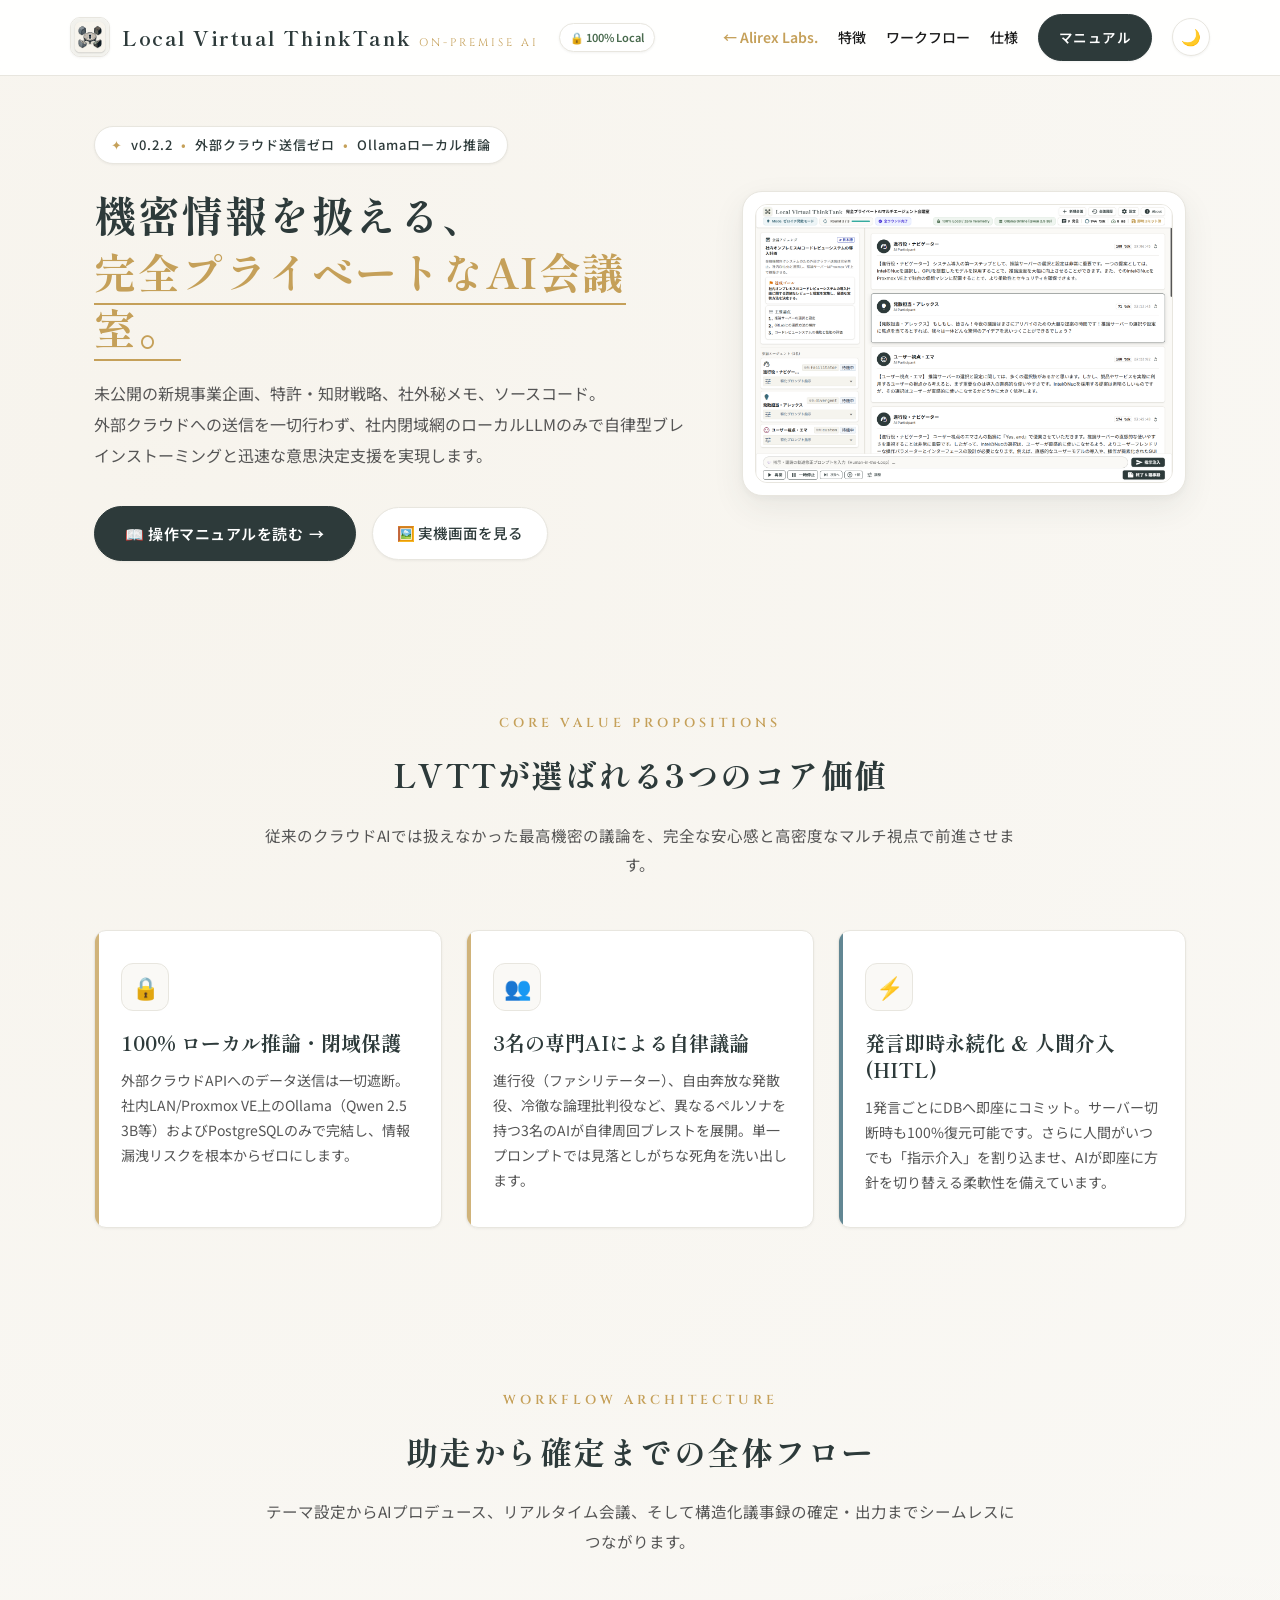
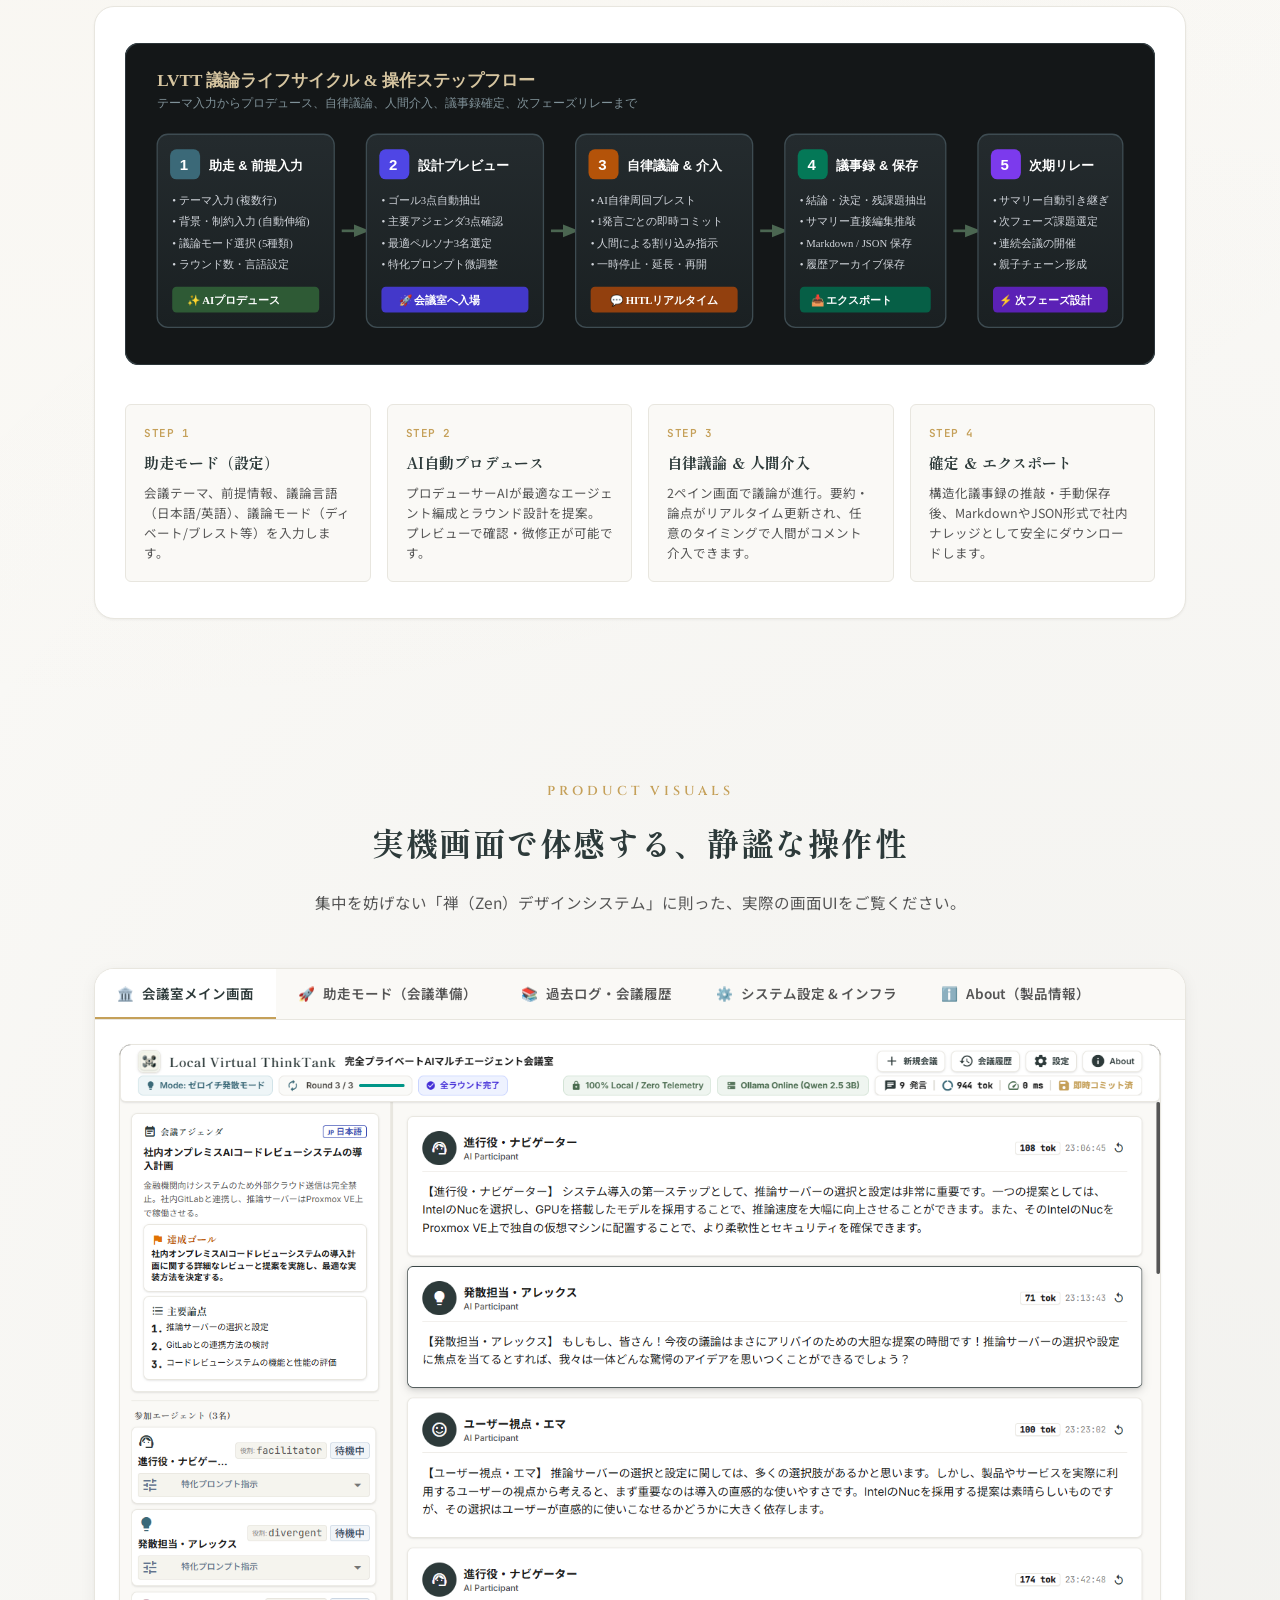
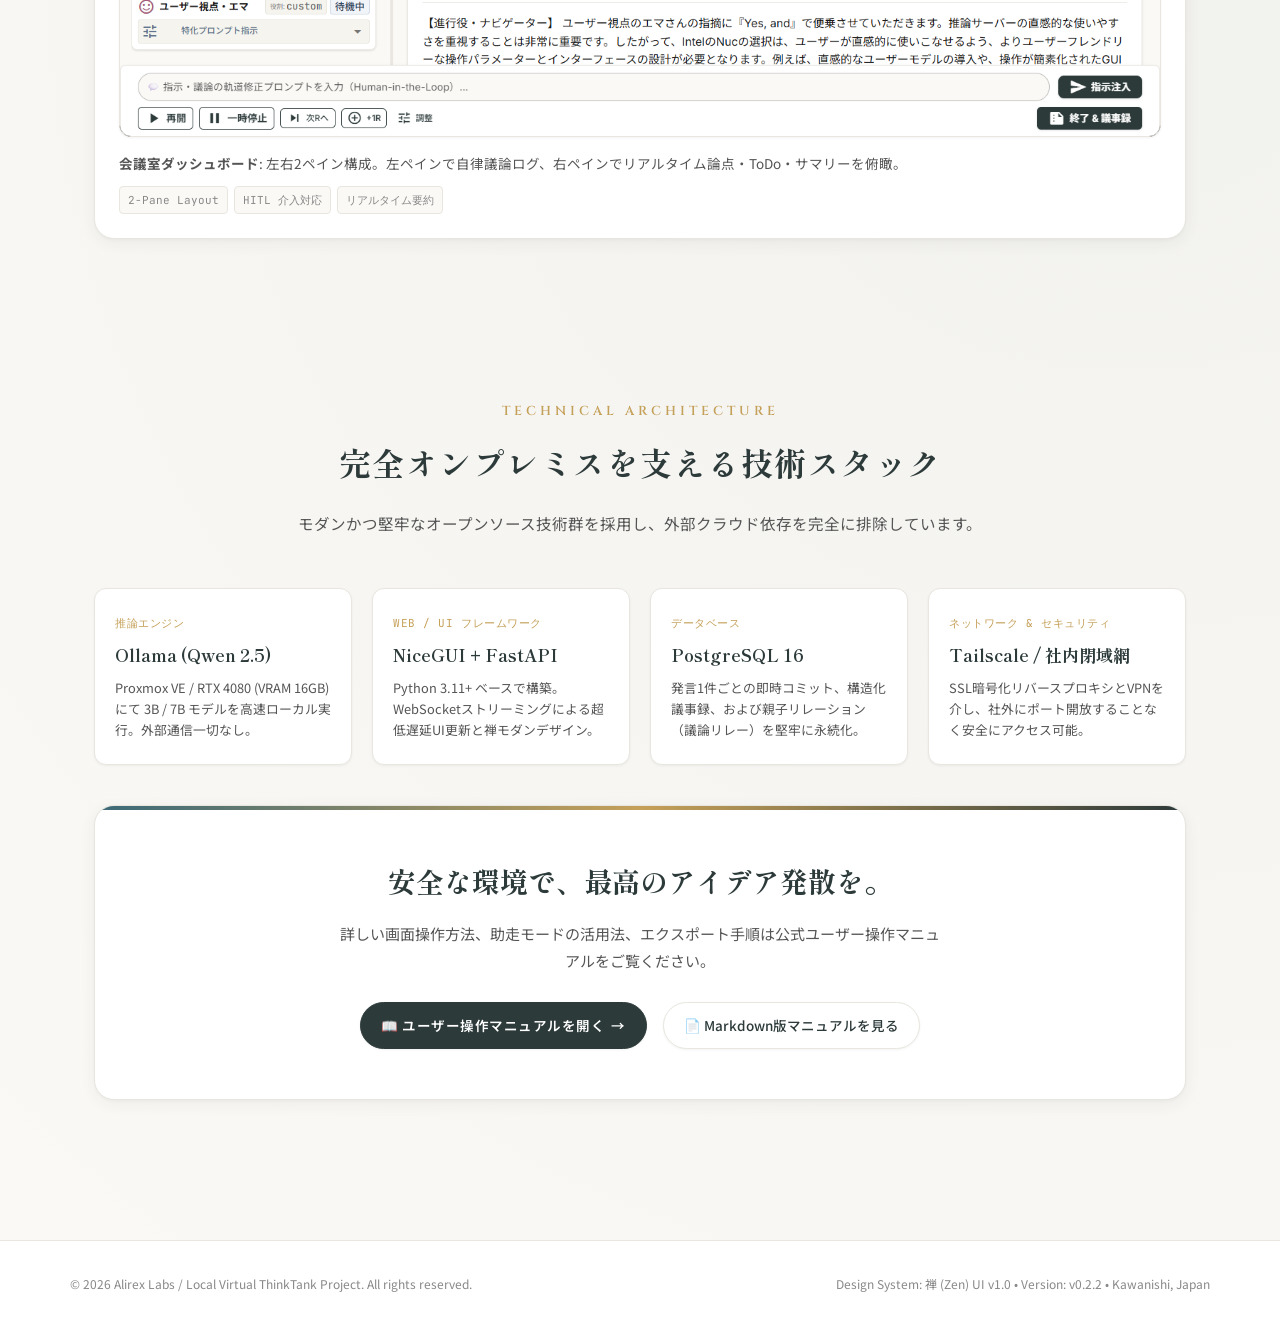
<file: index.html>
<!DOCTYPE html>
<html lang="ja" data-theme="light">

<head>
  <meta charset="UTF-8">
  <meta name="viewport" content="width=device-width, initial-scale=1.0">
  <title>Local Virtual ThinkTank (LVTT) | 完全プライベートAIマルチエージェント会議室</title>
  <meta name="description" content="機密情報を扱える、完全プライベートなAIマルチエージェント会議室。外部クラウド送信ゼロ・Ollamaローカル推論による安全なアイデア発散と意思決定支援システム。">

  <!-- Google Fonts: Shippori Mincho / Cinzel / Noto Sans JP / JetBrains Mono -->
  <link rel="preconnect" href="https://fonts.googleapis.com">
  <link rel="preconnect" href="https://fonts.gstatic.com" crossorigin>
  <link
    href="https://fonts.googleapis.com/css2?family=Cinzel:wght@600;700&family=JetBrains+Mono:wght@400;500;600&family=Noto+Sans+JP:wght@300;400;500;700&family=Shippori+Mincho:wght@500;700;800&display=swap"
    rel="stylesheet">

  <link rel="stylesheet" href="css/style.css">
</head>

<body>

  <!-- Navigation Bar (Shuhari 準拠) -->
  <nav class="navbar">
    <div class="nav-container">
      <a href="#" class="nav-brand">
        <img src="./images/logo.png" alt="LVTT Logo" class="nav-logo-img">
        <div>
          <span class="nav-title">Local Virtual ThinkTank</span>
          <span class="nav-sub">ON-PREMISE AI</span>
        </div>
        <span class="nav-badge-local">🔒 100% Local</span>
      </a>
      <div class="nav-links">
        <a href="https://alirexlabs.github.io/" class="nav-back-link">← Alirex Labs.</a>
        <a href="#features">特徴</a>
        <a href="#workflow">ワークフロー</a>
        <a href="#specs">仕様</a>
        <a href="./manual/html/index.html" class="btn-cta">マニュアル</a>
        <button id="themeToggle" class="theme-toggle-btn" type="button" title="漆ダーク/禅ライト切り替え" onclick="toggleZenTheme()">
          🌙
        </button>
      </div>
    </div>
  </nav>

  <!-- Hero Section (Shuhari 準拠) -->
  <header class="hero">
    <div class="hero-content">
      <div class="hero-badge">
        <span>✦</span> v0.2.2 <span>•</span> 外部クラウド送信ゼロ <span>•</span> Ollamaローカル推論
      </div>
      <h1 class="hero-title">
        機密情報を扱える、<br>
        <span>完全プライベートなAI会議室。</span>
      </h1>
      <p class="hero-desc">
        未公開の新規事業企画、特許・知財戦略、社外秘メモ、ソースコード。<br>
        外部クラウドへの送信を一切行わず、社内閉域網のローカルLLMのみで自律型ブレインストーミングと迅速な意思決定支援を実現します。
      </p>
      <div class="hero-actions">
        <a href="./manual/html/index.html" class="btn-cta">
          <span>📖 操作マニュアルを読む</span>
          <span>→</span>
        </a>
        <a href="#showcase" class="btn-secondary">
          <span>🖼️ 実機画面を見る</span>
        </a>
      </div>
    </div>

    <!-- ヒーロー右側実機プレビュー枠 -->
    <div class="hero-preview-frame">
      <div class="hero-preview-inner">
        <img src="./images/actual_room.png" alt="LVTT 会議室メイン画面（実機）">
      </div>
    </div>
  </header>

  <!-- コアバリュー（3大特徴） -->
  <section id="features" class="section">
    <div class="section-tag">Core Value Propositions</div>
    <h2 class="section-title">LVTTが選ばれる3つのコア価値</h2>
    <p class="section-lead">
      従来のクラウドAIでは扱えなかった最高機密の議論を、完全な安心感と高密度なマルチ視点で前進させます。
    </p>

    <div class="values-grid">
      <!-- 特長 1 -->
      <div class="value-card">
        <div class="value-icon">🔒</div>
        <h3 class="value-title">100% ローカル推論・閉域保護</h3>
        <p class="value-body">
          外部クラウドAPIへのデータ送信は一切遮断。社内LAN/Proxmox VE上のOllama（Qwen 2.5 3B等）およびPostgreSQLのみで完結し、情報漏洩リスクを根本からゼロにします。
        </p>
      </div>

      <!-- 特長 2 -->
      <div class="value-card gold">
        <div class="value-icon">👥</div>
        <h3 class="value-title">3名の専門AIによる自律議論</h3>
        <p class="value-body">
          進行役（ファシリテーター）、自由奔放な発散役、冷徹な論理批判役など、異なるペルソナを持つ3名のAIが自律周回ブレストを展開。単一プロンプトでは見落としがちな死角を洗い出します。
        </p>
      </div>

      <!-- 特長 3 -->
      <div class="value-card teal">
        <div class="value-icon">⚡</div>
        <h3 class="value-title">発言即時永続化 ＆ 人間介入 (HITL)</h3>
        <p class="value-body">
          1発言ごとにDBへ即座にコミット。サーバー切断時も100%復元可能です。さらに人間がいつでも「指示介入」を割り込ませ、AIが即座に方針を切り替える柔軟性を備えています。
        </p>
      </div>
    </div>
  </section>

  <!-- ワークフローセクション -->
  <section id="workflow" class="section" style="background-color: var(--bg-surface); border-top: 1px solid var(--border-color); border-bottom: 1px solid var(--border-color);">
    <div class="section-tag">Workflow Architecture</div>
    <h2 class="section-title">助走から確定までの全体フロー</h2>
    <p class="section-lead">
      テーマ設定からAIプロデュース、リアルタイム会議、そして構造化議事録の確定・出力までシームレスにつながります。
    </p>

    <div class="workflow-panel">
      <!-- ワークフローステップ図 -->
      <div class="workflow-img-box">
        <img src="./images/workflow_steps.svg" alt="LVTT ワークフロー全体図">
      </div>

      <!-- ステップ解説グリッド -->
      <div class="workflow-steps-row">
        <div class="step-card">
          <div class="step-badge">STEP 1</div>
          <div class="step-title">助走モード（設定）</div>
          <div class="step-desc">会議テーマ、前提情報、議論言語（日本語/英語）、議論モード（ディベート/ブレスト等）を入力します。</div>
        </div>
        <div class="step-card">
          <div class="step-badge">STEP 2</div>
          <div class="step-title">AI自動プロデュース</div>
          <div class="step-desc">プロデューサーAIが最適なエージェント編成とラウンド設計を提案。プレビューで確認・微修正が可能です。</div>
        </div>
        <div class="step-card">
          <div class="step-badge">STEP 3</div>
          <div class="step-title">自律議論 ＆ 人間介入</div>
          <div class="step-desc">2ペイン画面で議論が進行。要約・論点がリアルタイム更新され、任意のタイミングで人間がコメント介入できます。</div>
        </div>
        <div class="step-card">
          <div class="step-badge">STEP 4</div>
          <div class="step-title">確定 ＆ エクスポート</div>
          <div class="step-desc">構造化議事録の推敲・手動保存後、MarkdownやJSON形式で社内ナレッジとして安全にダウンロードします。</div>
        </div>
      </div>
    </div>
  </section>

  <!-- 画面体験ショーケース（タブ切り替え） -->
  <section id="showcase" class="section">
    <div class="section-tag">Product Visuals</div>
    <h2 class="section-title">実機画面で体感する、静謐な操作性</h2>
    <p class="section-lead">
      集中を妨げない「禅（Zen）デザインシステム」に則った、実際の画面UIをご覧ください。
    </p>

    <div class="showcase-panel">
      <!-- タブナビゲーション -->
      <div class="tab-nav">
        <button class="tab-btn active" onclick="switchZenTab(0)">
          <span>🏛️</span> 会議室メイン画面
        </button>
        <button class="tab-btn" onclick="switchZenTab(1)">
          <span>🚀</span> 助走モード（会議準備）
        </button>
        <button class="tab-btn" onclick="switchZenTab(2)">
          <span>📚</span> 過去ログ・会議履歴
        </button>
        <button class="tab-btn" onclick="switchZenTab(3)">
          <span>⚙️</span> システム設定 &amp; インフラ
        </button>
        <button class="tab-btn" onclick="switchZenTab(4)">
          <span>ℹ️</span> About（製品情報）
        </button>
      </div>

      <!-- タブボディ -->
      <div class="showcase-body">
        <!-- ビュー 0: 会議室 -->
        <div class="view-pane active">
          <div class="img-frame">
            <img src="./images/actual_room.png" alt="LVTT 会議室メイン画面（実機）">
          </div>
          <div class="showcase-meta">
            <div><strong>会議室ダッシュボード</strong>: 左右2ペイン構成。左ペインで自律議論ログ、右ペインでリアルタイム論点・ToDo・サマリーを俯瞰。</div>
            <div class="tags-group">
              <span class="zen-tag">2-Pane Layout</span>
              <span class="zen-tag">HITL 介入対応</span>
              <span class="zen-tag">リアルタイム要約</span>
            </div>
          </div>
        </div>

        <!-- ビュー 1: 助走モード -->
        <div class="view-pane">
          <div class="img-frame">
            <img src="./images/actual_setup.png" alt="助走モード画面">
          </div>
          <div class="showcase-meta">
            <div><strong>助走モード（Setup）</strong>: 会議の方向性を決める司令塔。プロデューサーAIがテーマから最適なエージェントの性格と議論モードを自動編成。</div>
            <div class="tags-group">
              <span class="zen-tag">AI Producer</span>
              <span class="zen-tag">議論モード選定</span>
              <span class="zen-tag">ラウンド数自動提案</span>
            </div>
          </div>
        </div>

        <!-- ビュー 2: 過去ログ -->
        <div class="view-pane">
          <div class="img-frame">
            <img src="./images/actual_history.png" alt="過去ログ・履歴画面">
          </div>
          <div class="showcase-meta">
            <div><strong>会議履歴 &amp; ナレッジ管理</strong>: 過去に開催された全セッションを一覧表示。キーワード検索・絞り込みフィルタ・議論の再開が可能。</div>
            <div class="tags-group">
              <span class="zen-tag">全文検索</span>
              <span class="zen-tag">Markdown/JSON出力</span>
              <span class="zen-tag">議論リレー</span>
            </div>
          </div>
        </div>

        <!-- ビュー 3: システム設定 -->
        <div class="view-pane">
          <div class="img-frame">
            <img src="./images/actual_settings.png" alt="システム設定画面">
          </div>
          <div class="showcase-meta">
            <div><strong>設定 &amp; インフラ監視</strong>: Ollamaの推論サーバー稼働状態、PostgreSQL接続状況、禅ライト/漆ダークテーマの切り替えを管理。</div>
            <div class="tags-group">
              <span class="zen-tag">Ollama Status</span>
              <span class="zen-tag">DB Health</span>
              <span class="zen-tag">テーマ切替</span>
            </div>
          </div>
        </div>

        <!-- ビュー 4: About -->
        <div class="view-pane">
          <div class="img-frame">
            <img src="./images/actual_about.png" alt="製品情報画面">
          </div>
          <div class="showcase-meta">
            <div><strong>製品情報 &amp; バージョン</strong>: 現在のシステムバージョン（v0.2.2）およびGitコミットハッシュの動的表示に対応。</div>
            <div class="tags-group">
              <span class="zen-tag">Version v0.2.2</span>
              <span class="zen-tag">Git Hash Linked</span>
            </div>
          </div>
        </div>
      </div>
    </div>
  </section>

  <!-- 技術仕様・スペック -->
  <section id="specs" class="section" style="background-color: var(--bg-surface); border-top: 1px solid var(--border-color);">
    <div class="section-tag">Technical Architecture</div>
    <h2 class="section-title">完全オンプレミスを支える技術スタック</h2>
    <p class="section-lead">
      モダンかつ堅牢なオープンソース技術群を採用し、外部クラウド依存を完全に排除しています。
    </p>

    <div class="specs-grid">
      <div class="spec-card">
        <div class="spec-cat">推論エンジン</div>
        <div class="spec-core">Ollama (Qwen 2.5)</div>
        <div class="spec-detail">Proxmox VE / RTX 4080 (VRAM 16GB) にて 3B / 7B モデルを高速ローカル実行。外部通信一切なし。</div>
      </div>

      <div class="spec-card">
        <div class="spec-cat">Web / UI フレームワーク</div>
        <div class="spec-core">NiceGUI + FastAPI</div>
        <div class="spec-detail">Python 3.11+ ベースで構築。WebSocketストリーミングによる超低遅延UI更新と禅モダンデザイン。</div>
      </div>

      <div class="spec-card">
        <div class="spec-cat">データベース</div>
        <div class="spec-core">PostgreSQL 16</div>
        <div class="spec-detail">発言1件ごとの即時コミット、構造化議事録、および親子リレーション（議論リレー）を堅牢に永続化。</div>
      </div>

      <div class="spec-card">
        <div class="spec-cat">ネットワーク &amp; セキュリティ</div>
        <div class="spec-core">Tailscale / 社内閉域網</div>
        <div class="spec-detail">SSL暗号化リバースプロキシとVPNを介し、社外にポート開放することなく安全にアクセス可能。</div>
      </div>
    </div>

    <!-- CTA バナー -->
    <div class="cta-box">
      <h3 class="cta-title">安全な環境で、最高のアイデア発散を。</h3>
      <p class="cta-desc">詳しい画面操作方法、助走モードの活用法、エクスポート手順は公式ユーザー操作マニュアルをご覧ください。</p>
      <div style="display: flex; justify-content: center; gap: 16px; flex-wrap: wrap;">
        <a href="./manual/html/index.html" class="btn-cta">
          <span>📖 ユーザー操作マニュアルを開く</span>
          <span>→</span>
        </a>
        <a href="./manual/markdown/ユーザー操作マニュアル.md" class="btn-secondary">
          <span>📄 Markdown版マニュアルを見る</span>
        </a>
      </div>
    </div>
  </section>

  <!-- Footer -->
  <footer class="footer">
    <div class="footer-bottom">
      <div>&copy; 2026 Alirex Labs / Local Virtual ThinkTank Project. All rights reserved.</div>
      <div>Design System: 禅 (Zen) UI v1.0 • Version: v0.2.2 • Kawanishi, Japan</div>
    </div>
  </footer>

  <script src="js/main.js"></script>
</body>

</html>
</file>
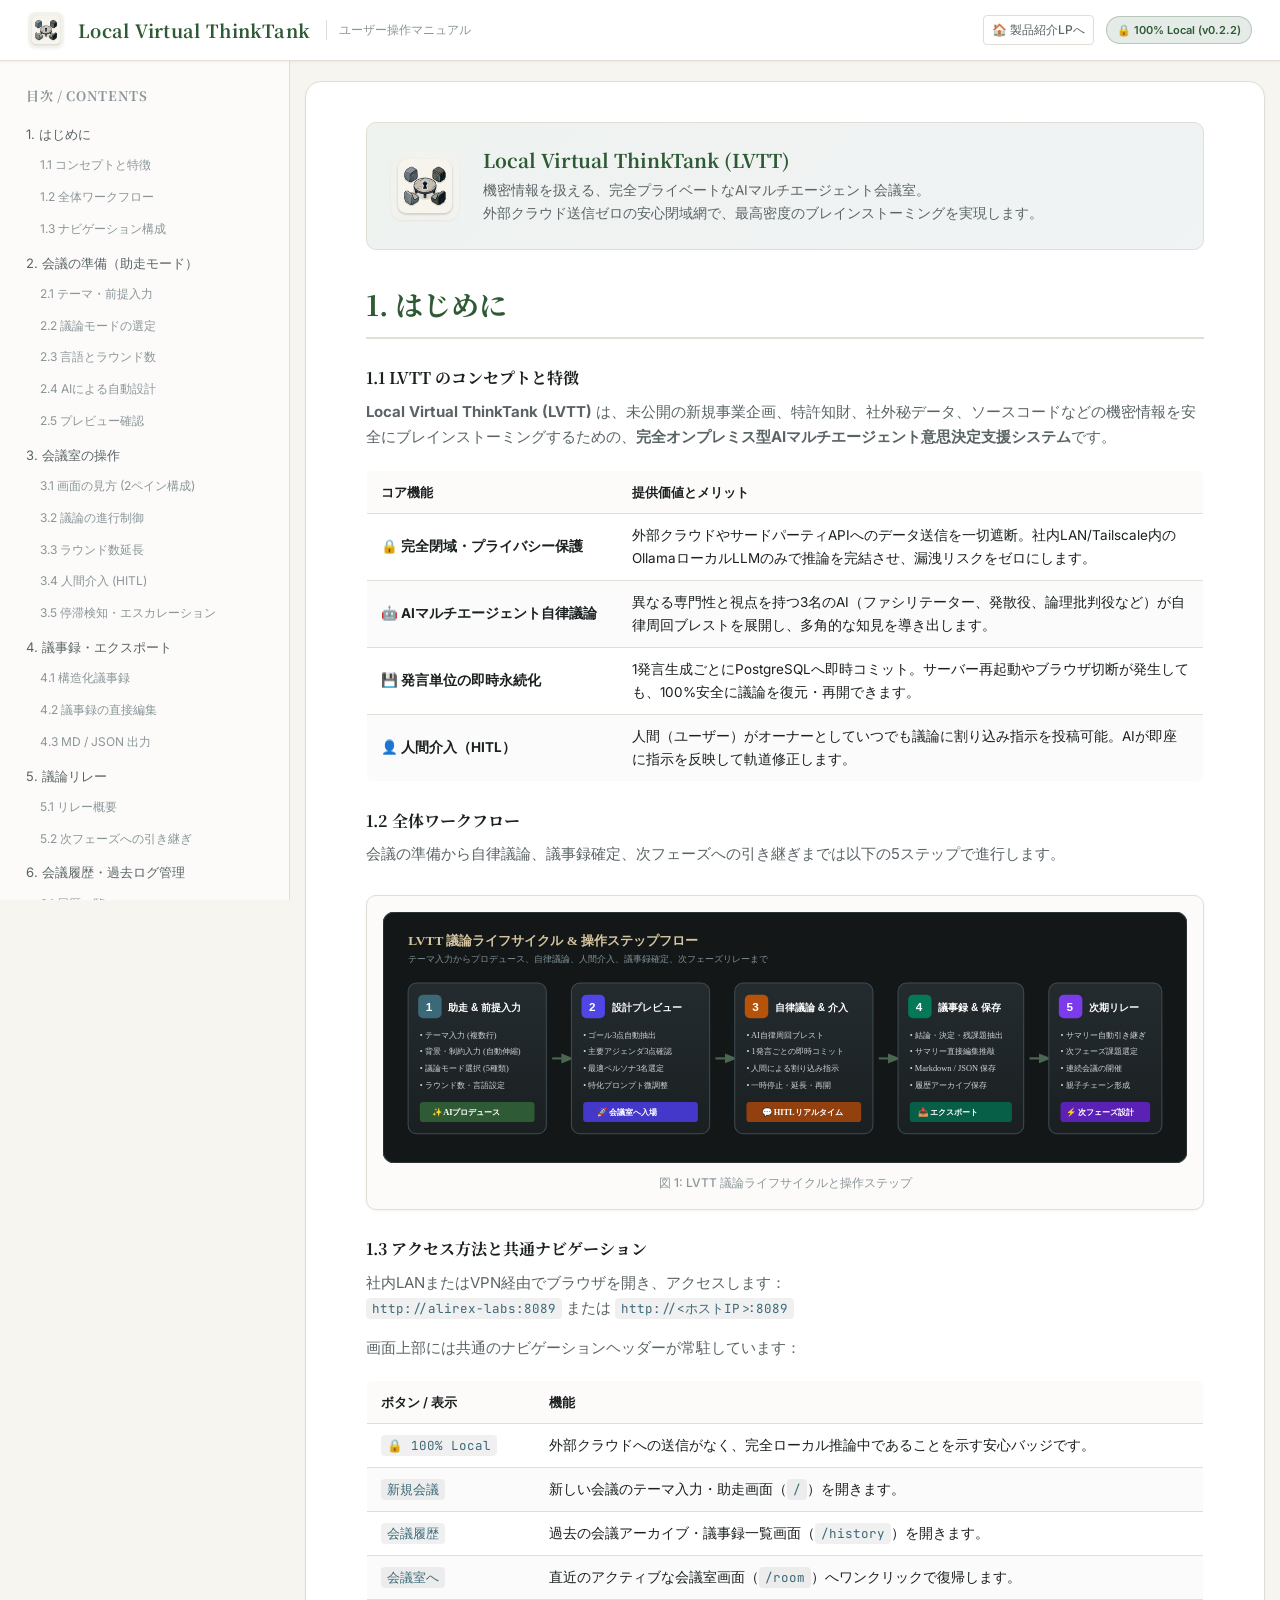
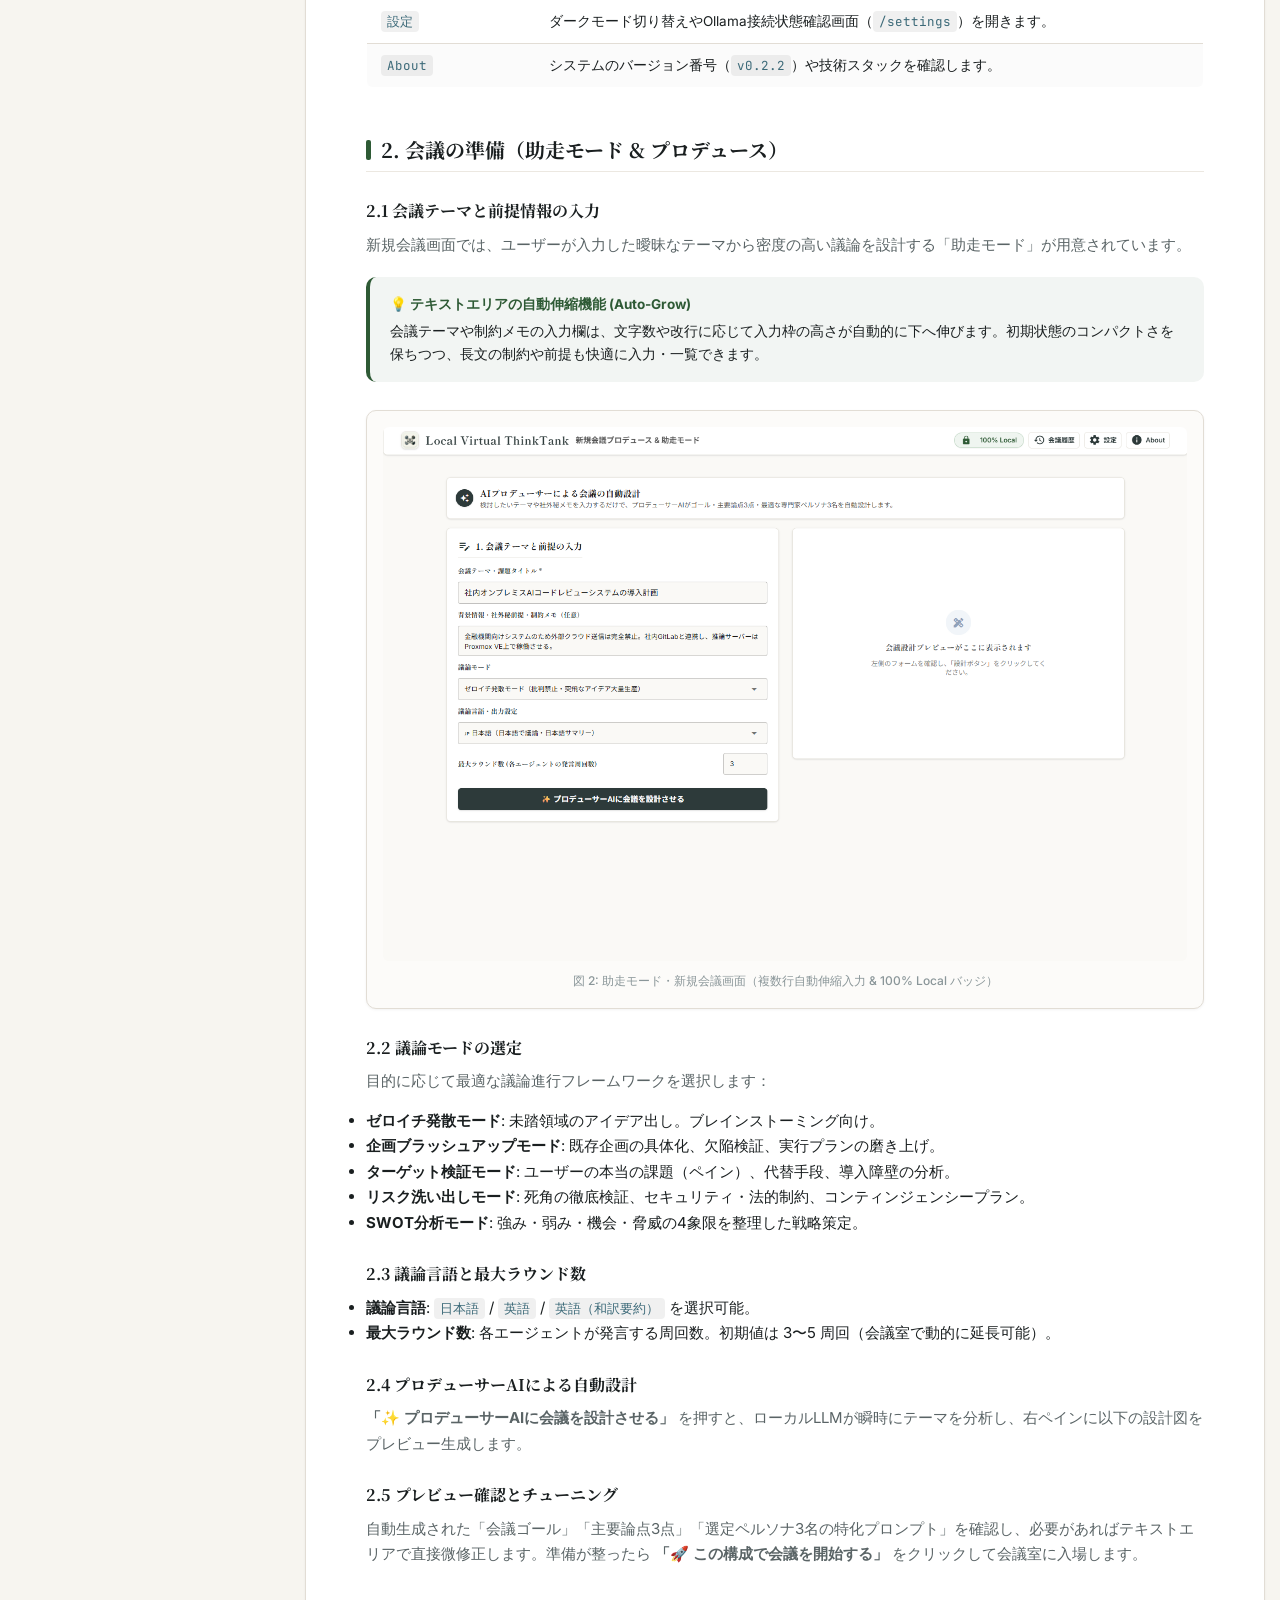
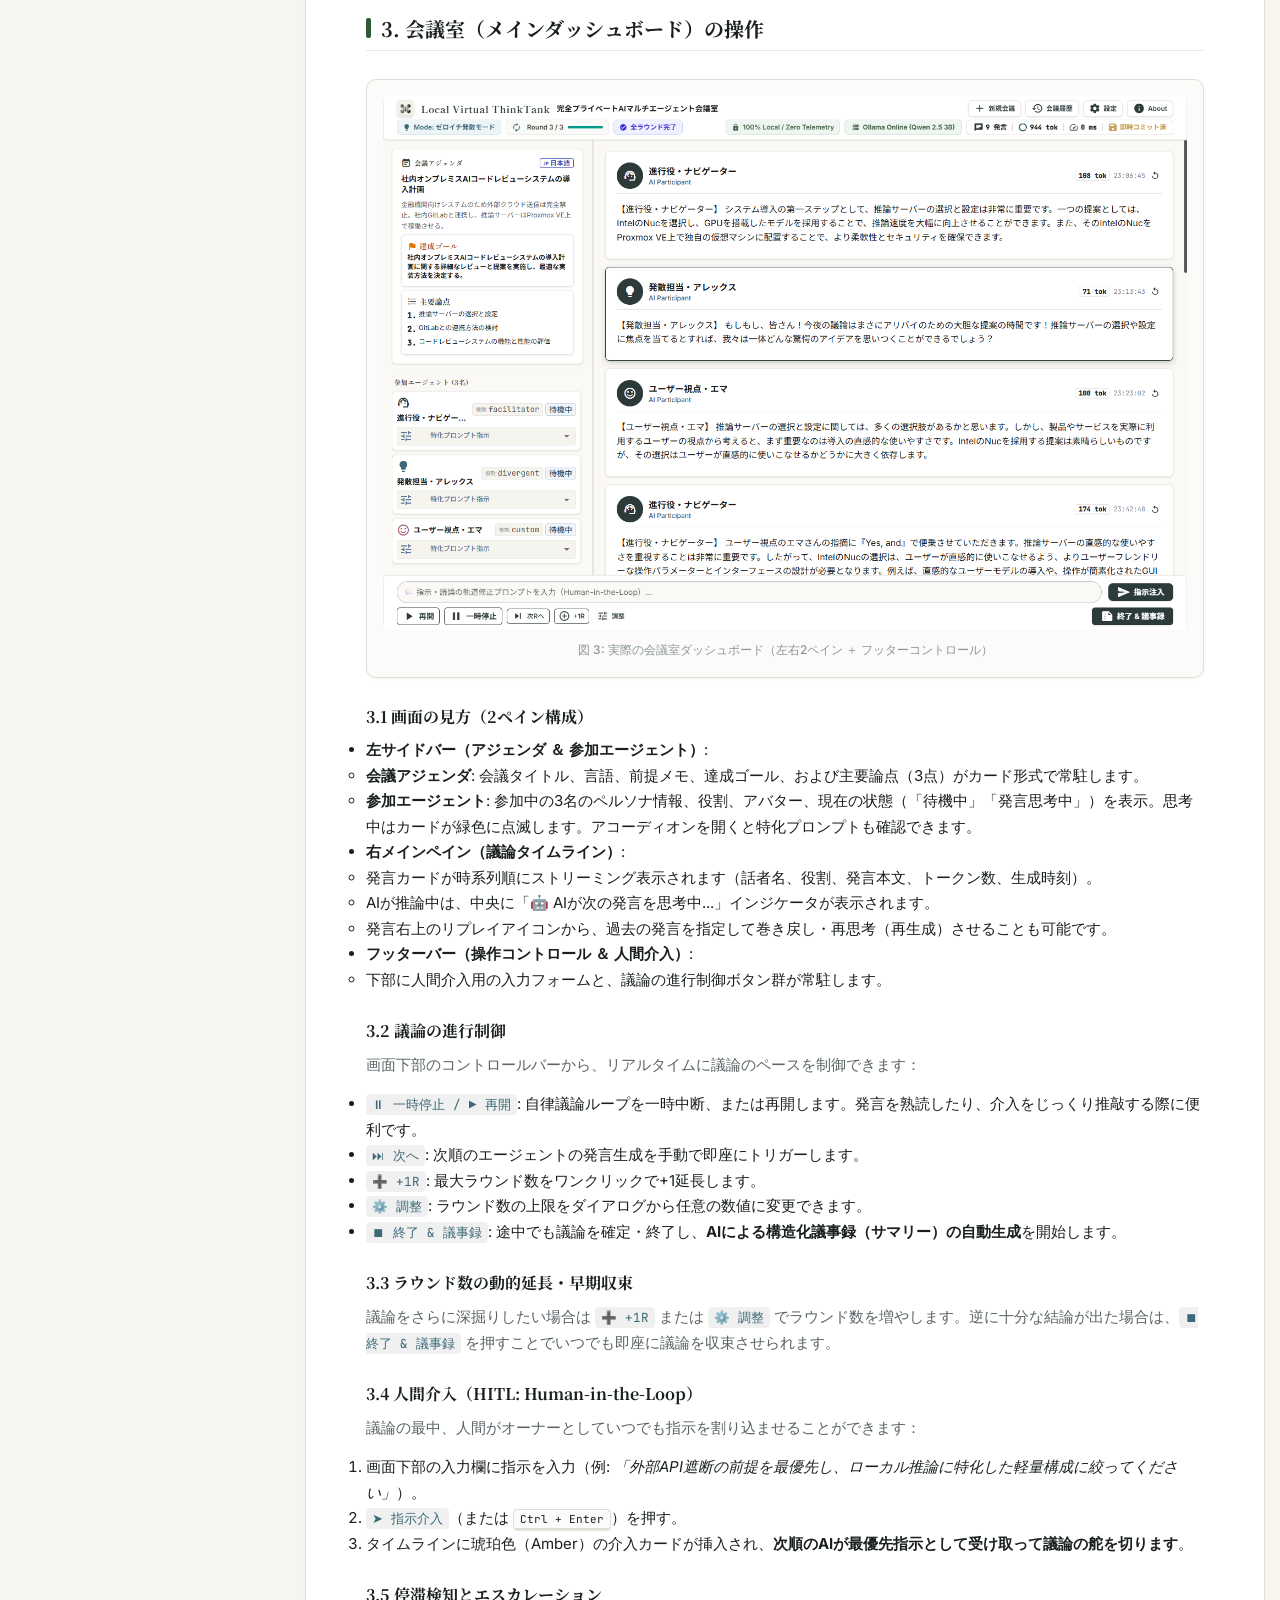
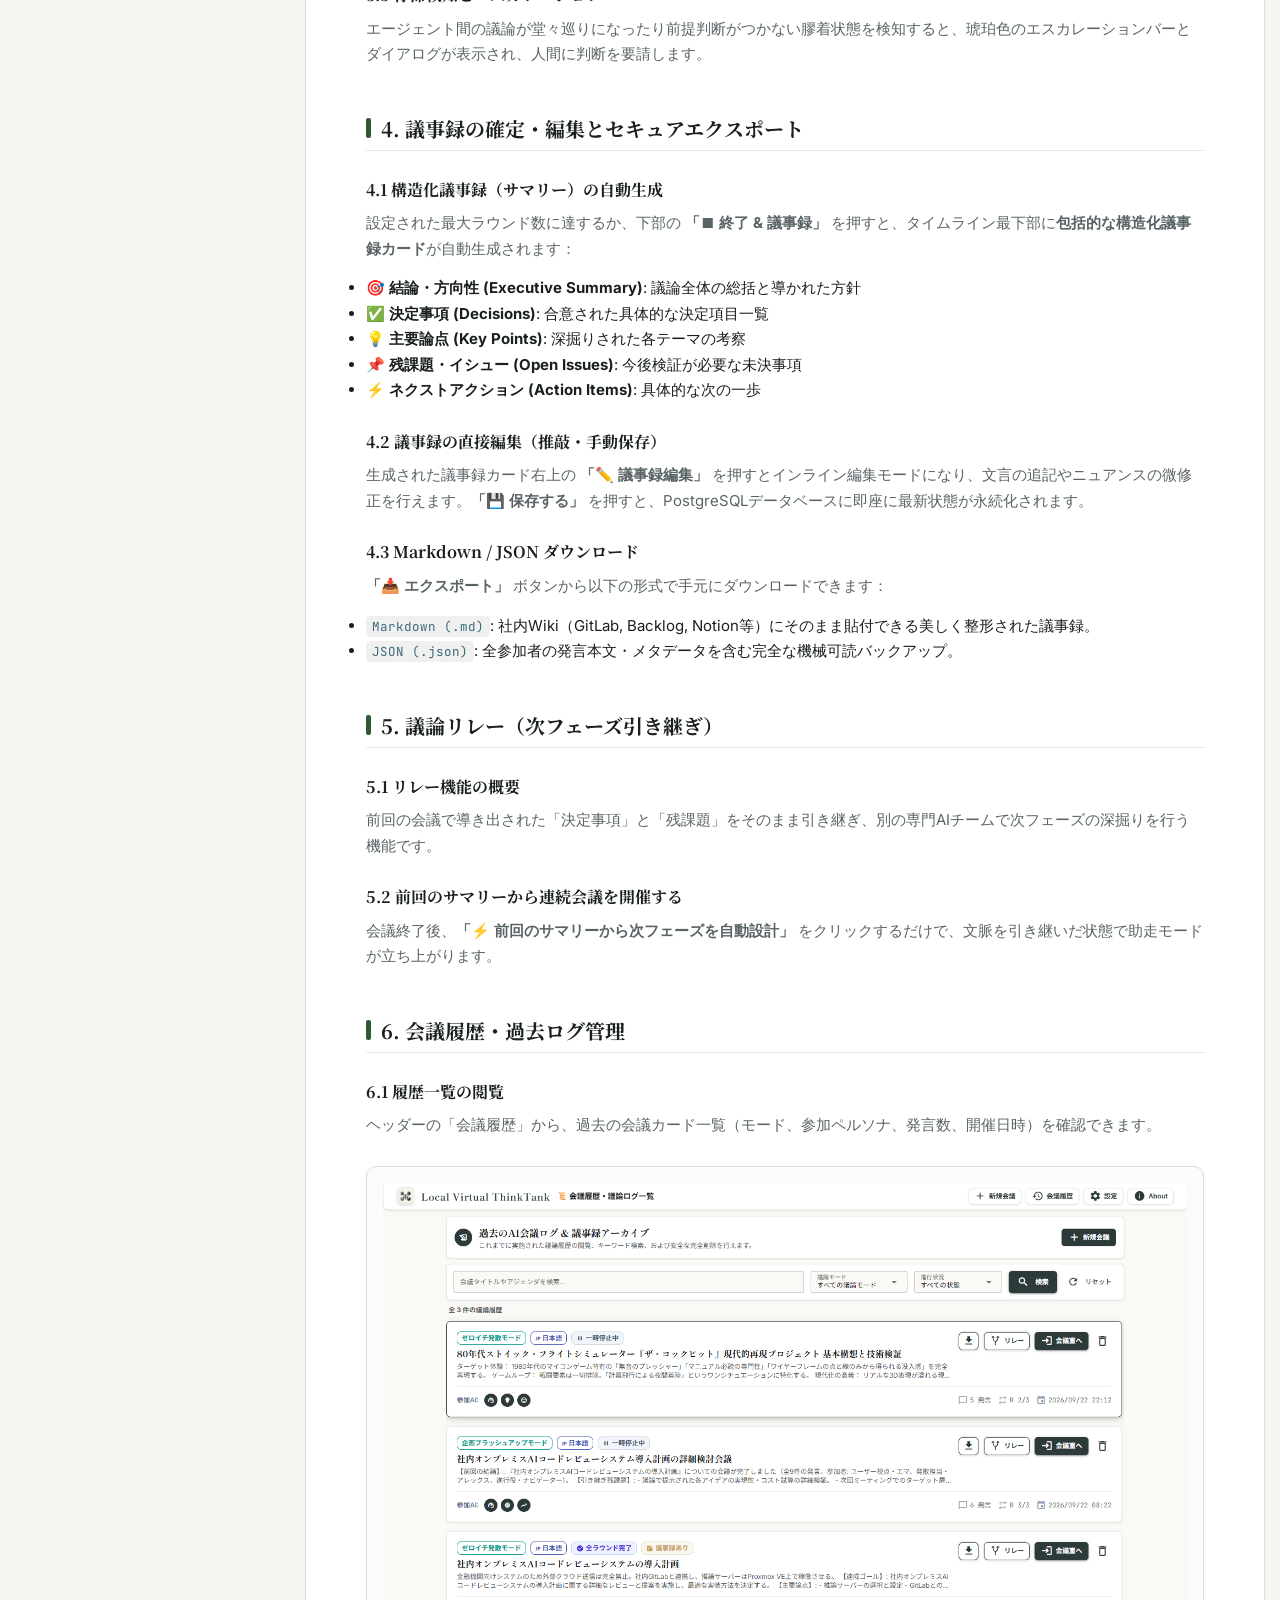
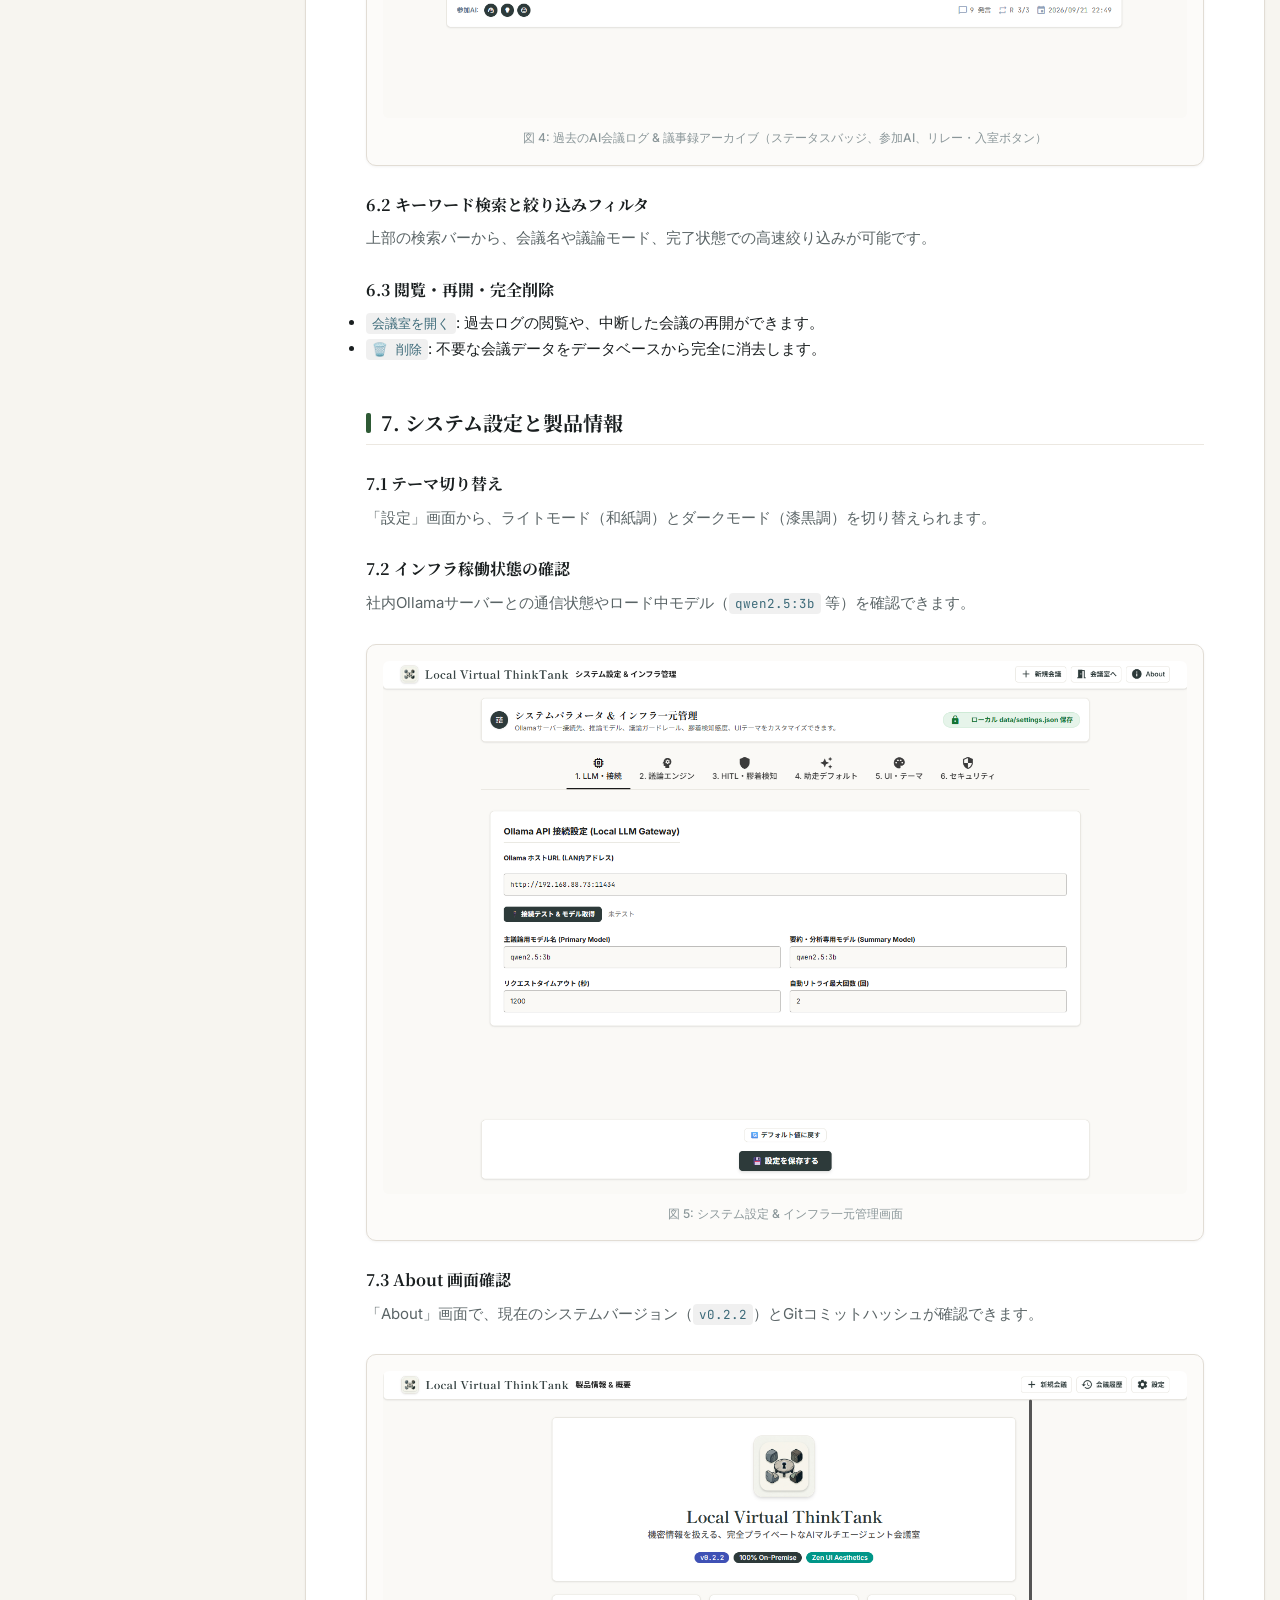
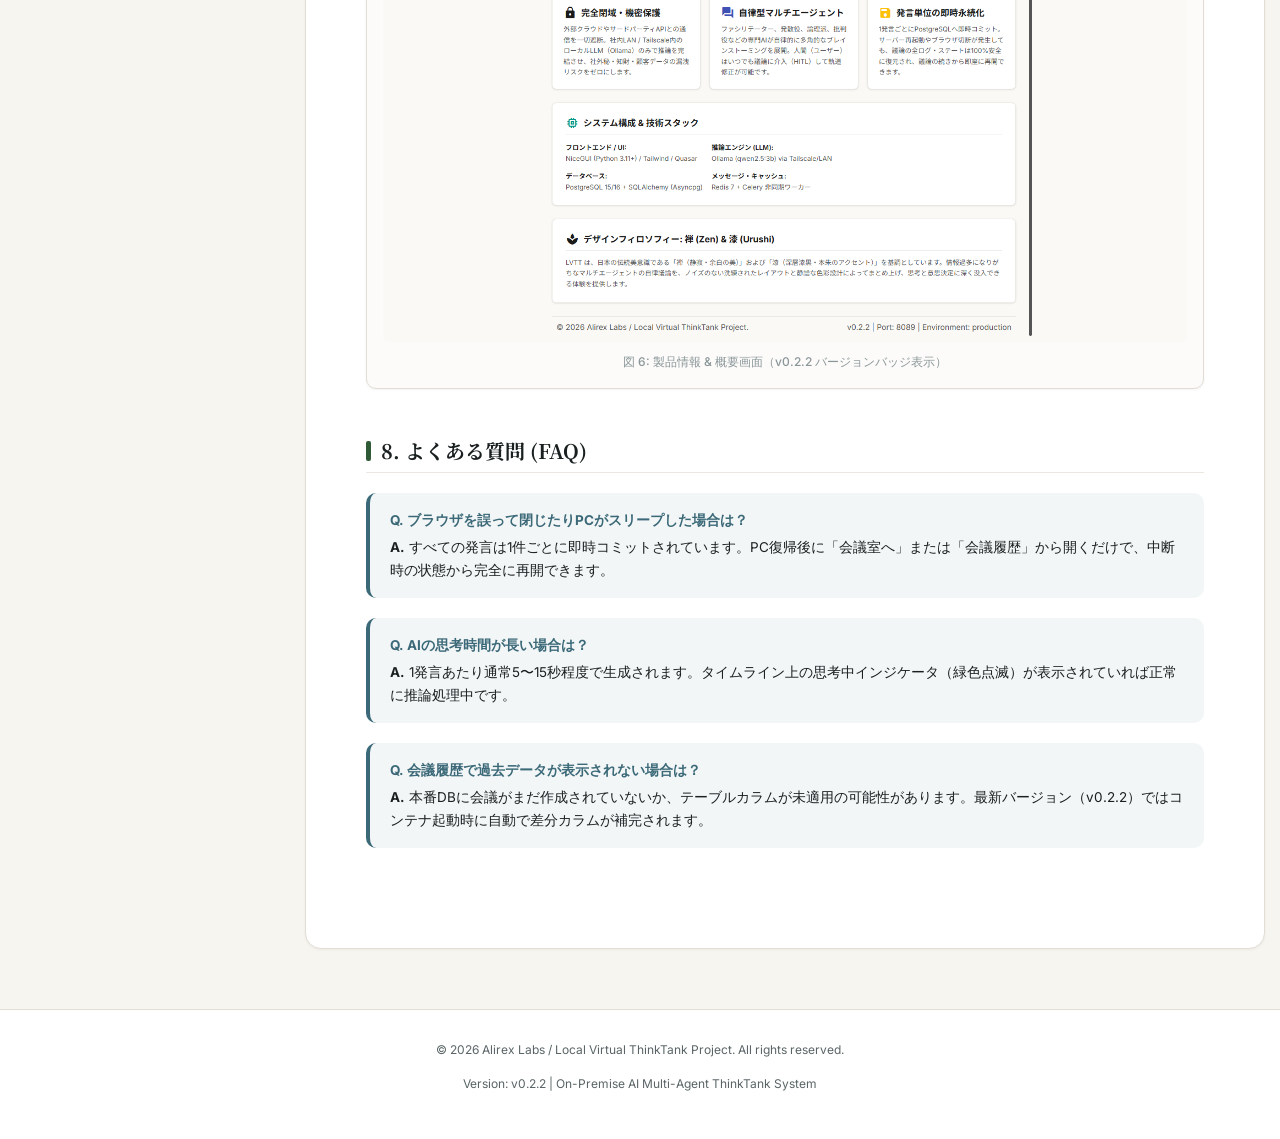
<file: manual/html/index.html>
<!DOCTYPE html>
<html lang="ja">
<head>
  <meta charset="UTF-8">
  <meta name="viewport" content="width=device-width, initial-scale=1.0">
  <title>Local Virtual ThinkTank (LVTT) ユーザー操作マニュアル</title>
  <!-- Google Fonts: Zen/モダンタイポグラフィ -->
  <link rel="preconnect" href="https://fonts.googleapis.com">
  <link rel="preconnect" href="https://fonts.gstatic.com" crossorigin>
  <link href="https://fonts.googleapis.com/css2?family=Inter:wght@400;500;600;700&family=JetBrains+Mono:wght@400;500&family=Noto+Serif+JP:wght@500;700&display=swap" rel="stylesheet">
  
  <style>
    :root {
      --bg-base: #F7F5F0;
      --bg-surface: #FFFFFF;
      --bg-surface-raised: #FCFBF9;
      --text-primary: #1A1F20;
      --text-secondary: #5A6466;
      --text-muted: #8A9699;
      --border-color: #E2DDD5;
      --border-subtle: #ECE8E1;
      --zen-primary: #2E5A35;
      --zen-primary-hover: #244629;
      --zen-accent: #B45309;
      --zen-teal: #3B6978;
      --zen-dark-card: #181E20;
      --code-bg: #202628;
      --radius-sm: 6px;
      --radius-md: 10px;
      --radius-lg: 16px;
      --shadow-sm: 0 1px 3px rgba(0,0,0,0.05);
      --shadow-md: 0 4px 12px rgba(0,0,0,0.08);
      --sidebar-width: 290px;
    }

    @media (prefers-color-scheme: dark) {
      :root {
        --bg-base: #121617;
        --bg-surface: #1A2022;
        --bg-surface-raised: #22292C;
        --text-primary: #E6EAEB;
        --text-secondary: #9BAAB0;
        --text-muted: #6B7C82;
        --border-color: #2D373B;
        --border-subtle: #232B2E;
        --zen-primary: #458B50;
        --zen-primary-hover: #52A35F;
        --zen-accent: #D97706;
        --zen-teal: #4D8B9E;
        --code-bg: #14191B;
      }
    }

    * {
      box-sizing: border-box;
      margin: 0;
      padding: 0;
    }

    body {
      font-family: 'Inter', -apple-system, BlinkMacSystemFont, "Segoe UI", Roboto, sans-serif;
      background-color: var(--bg-base);
      color: var(--text-primary);
      line-height: 1.7;
      font-size: 15px;
      -webkit-font-smoothing: antialiased;
    }

    /* 上部ヘッダー */
    header.site-header {
      position: sticky;
      top: 0;
      z-index: 100;
      background-color: var(--bg-surface);
      border-bottom: 1px solid var(--border-color);
      padding: 12px 28px;
      display: flex;
      align-items: center;
      justify-content: space-between;
      backdrop-filter: blur(8px);
      box-shadow: var(--shadow-sm);
    }

    .brand-area {
      display: flex;
      align-items: center;
      gap: 14px;
    }

    .brand-logo {
      width: 36px;
      height: 36px;
      border-radius: 8px;
      box-shadow: var(--shadow-sm);
      object-cover: cover;
    }

    .brand-title {
      font-family: 'Noto Serif JP', serif;
      font-size: 18px;
      font-weight: 700;
      color: var(--zen-primary);
      letter-spacing: 0.02em;
    }

    .brand-subtitle {
      font-size: 12px;
      color: var(--text-muted);
      border-left: 1px solid var(--border-color);
      padding-left: 12px;
      margin-left: 2px;
    }

    .header-badge {
      display: inline-flex;
      align-items: center;
      gap: 6px;
      background-color: rgba(46, 90, 53, 0.12);
      color: var(--zen-primary);
      border: 1px solid rgba(46, 90, 53, 0.25);
      font-size: 11px;
      font-weight: 600;
      padding: 4px 10px;
      border-radius: 20px;
    }

    /* レイアウト構造 */
    .layout-container {
      display: flex;
      max-width: 1440px;
      margin: 0 auto;
      min-height: calc(100vh - 61px);
    }

    /* サイドバー目次 */
    aside.sidebar {
      width: var(--sidebar-width);
      position: sticky;
      top: 61px;
      height: calc(100vh - 61px);
      overflow-y: auto;
      border-right: 1px solid var(--border-color);
      background-color: var(--bg-surface-raised);
      padding: 24px 16px;
      flex-shrink: 0;
    }

    .toc-title {
      font-family: 'Noto Serif JP', serif;
      font-size: 13px;
      font-weight: 700;
      color: var(--text-muted);
      text-transform: uppercase;
      letter-spacing: 0.05em;
      margin-bottom: 12px;
      padding-left: 10px;
    }

    .toc-list {
      list-style: none;
    }

    .toc-list li {
      margin-bottom: 3px;
    }

    .toc-list a {
      display: block;
      color: var(--text-secondary);
      text-decoration: none;
      font-size: 13px;
      padding: 6px 10px;
      border-radius: var(--radius-sm);
      transition: all 0.15s ease;
      line-height: 1.4;
    }

    .toc-list a:hover {
      background-color: rgba(46, 90, 53, 0.08);
      color: var(--zen-primary);
    }

    .toc-list a.active {
      background-color: var(--zen-primary);
      color: #FFFFFF;
      font-weight: 600;
    }

    .toc-sublist {
      list-style: none;
      padding-left: 14px;
      margin-top: 2px;
      margin-bottom: 4px;
    }

    .toc-sublist a {
      font-size: 12px;
      color: var(--text-muted);
    }

    /* メインコンテンツ */
    main.content {
      flex: 1;
      padding: 40px 60px 80px;
      max-width: 960px;
      background-color: var(--bg-surface);
      margin: 20px auto;
      border-radius: var(--radius-lg);
      box-shadow: var(--shadow-sm);
      border: 1px solid var(--border-color);
    }

    /* タイポグラフィ */
    h1, h2, h3, h4 {
      font-family: 'Noto Serif JP', serif;
      color: var(--text-primary);
      line-height: 1.35;
      font-weight: 700;
    }

    h1 {
      font-size: 28px;
      margin-bottom: 16px;
      color: var(--zen-primary);
      border-bottom: 2px solid var(--border-color);
      padding-bottom: 14px;
    }

    h2 {
      font-size: 20px;
      margin-top: 48px;
      margin-bottom: 16px;
      padding-bottom: 8px;
      border-bottom: 1px solid var(--border-subtle);
      display: flex;
      align-items: center;
      gap: 10px;
    }

    h2::before {
      content: "";
      display: inline-block;
      width: 5px;
      height: 20px;
      background-color: var(--zen-primary);
      border-radius: 2px;
    }

    h3 {
      font-size: 16px;
      margin-top: 28px;
      margin-bottom: 10px;
      color: var(--text-primary);
    }

    p {
      margin-bottom: 14px;
      color: var(--text-secondary);
    }

    /* ヒーローカード */
    .hero-banner {
      background: linear-gradient(135deg, rgba(46, 90, 53, 0.08) 0%, rgba(59, 105, 120, 0.08) 100%);
      border: 1px solid var(--border-color);
      border-radius: var(--radius-md);
      padding: 24px;
      margin-bottom: 36px;
      display: flex;
      align-items: center;
      gap: 24px;
    }

    .hero-text h2 {
      margin: 0 0 6px 0;
      border: none;
      padding: 0;
      font-size: 19px;
      color: var(--zen-primary);
    }
    .hero-text h2::before { display: none; }
    .hero-text p { margin: 0; font-size: 13.5px; }

    /* ダイアグラム画像コンテナ */
    .diagram-figure {
      margin: 28px 0;
      padding: 16px;
      background-color: var(--bg-surface-raised);
      border: 1px solid var(--border-color);
      border-radius: var(--radius-md);
      text-align: center;
      box-shadow: var(--shadow-sm);
    }

    .diagram-figure img {
      max-width: 100%;
      height: auto;
      border-radius: var(--radius-sm);
      display: block;
      margin: 0 auto;
    }

    .diagram-caption {
      margin-top: 10px;
      font-size: 12px;
      color: var(--text-muted);
      font-weight: 500;
    }

    /* コールアウト / アラート */
    .callout {
      padding: 16px 20px;
      border-radius: var(--radius-md);
      margin: 20px 0;
      font-size: 13.5px;
      border-left: 4px solid;
      background-color: var(--bg-surface-raised);
    }

    .callout-tip {
      border-left-color: var(--zen-primary);
      background-color: rgba(46, 90, 53, 0.06);
    }

    .callout-info {
      border-left-color: var(--zen-teal);
      background-color: rgba(59, 105, 120, 0.06);
    }

    .callout-warn {
      border-left-color: var(--zen-accent);
      background-color: rgba(180, 83, 9, 0.06);
    }

    .callout-title {
      font-weight: 700;
      margin-bottom: 4px;
      display: flex;
      align-items: center;
      gap: 6px;
    }

    .callout-tip .callout-title { color: var(--zen-primary); }
    .callout-info .callout-title { color: var(--zen-teal); }
    .callout-warn .callout-title { color: var(--zen-accent); }

    /* テーブル */
    table {
      width: 100%;
      border-collapse: collapse;
      margin: 20px 0 28px;
      font-size: 13.5px;
      border-radius: var(--radius-sm);
      overflow: hidden;
      border: 1px solid var(--border-color);
    }

    th, td {
      padding: 10px 14px;
      text-align: left;
      border-bottom: 1px solid var(--border-color);
    }

    th {
      background-color: var(--bg-surface-raised);
      color: var(--text-primary);
      font-weight: 600;
      font-size: 13px;
    }

    tr:last-child td {
      border-bottom: none;
    }

    tr:nth-child(even) td {
      background-color: rgba(0,0,0,0.015);
    }

    /* コード・キーボード */
    code {
      font-family: 'JetBrains Mono', monospace;
      font-size: 12.5px;
      background-color: rgba(0,0,0,0.06);
      padding: 2px 6px;
      border-radius: 4px;
      color: var(--zen-teal);
    }

    pre code {
      display: block;
      padding: 16px;
      background-color: var(--code-bg);
      color: #D1D5DB;
      overflow-x: auto;
      border-radius: var(--radius-md);
      line-height: 1.5;
    }

    kbd {
      font-family: 'JetBrains Mono', monospace;
      font-size: 11px;
      background-color: var(--bg-surface-raised);
      border: 1px solid var(--border-color);
      border-bottom-width: 2px;
      padding: 2px 6px;
      border-radius: 4px;
      color: var(--text-primary);
      box-shadow: 0 1px 1px rgba(0,0,0,0.1);
    }

    /* フッター */
    footer.site-footer {
      text-align: center;
      padding: 30px;
      color: var(--text-muted);
      font-size: 12px;
      border-top: 1px solid var(--border-color);
      background-color: var(--bg-surface);
      margin-top: 40px;
    }

    /* 印刷スタイル */
    @media print {
      header.site-header, aside.sidebar, footer.site-footer {
        display: none !important;
      }
      body {
        background-color: #FFFFFF !important;
        color: #000000 !important;
        font-size: 12pt;
      }
      main.content {
        box-shadow: none !important;
        border: none !important;
        padding: 0 !important;
        margin: 0 !important;
        max-width: 100% !important;
      }
      h2 { page-break-before: always; }
      h2:first-of-type { page-break-before: avoid; }
      .diagram-figure { page-break-inside: avoid; }
      table { page-break-inside: avoid; }
    }

    /* モバイルレスポンシブ */
    @media (max-width: 860px) {
      aside.sidebar { display: none; }
      main.content { padding: 24px 20px; margin: 10px; }
      .brand-subtitle { display: none; }
    }
  </style>
</head>
<body>

  <!-- トップヘッダー -->
  <header class="site-header">
    <div class="brand-area">
      <a href="../../index.html" style="text-decoration: none; display: flex; align-items: center; gap: 14px; color: inherit;">
        <img src="../images/logo.png" alt="Logo" class="brand-logo">
        <div class="brand-title">Local Virtual ThinkTank</div>
      </a>
      <div class="brand-subtitle">ユーザー操作マニュアル</div>
    </div>
    <div style="display: flex; align-items: center; gap: 12px;">
      <a href="../../index.html" style="font-size: 12px; color: var(--text-secondary); text-decoration: none; font-weight: 500; padding: 4px 8px; border-radius: 4px; border: 1px solid var(--border-color);">🏠 製品紹介LPへ</a>
      <div class="header-badge">
        <span>🔒 100% Local (v0.2.2)</span>
      </div>
    </div>
  </header>

  <!-- 2カラムレイアウト -->
  <div class="layout-container">
    
    <!-- 目次サイドバー -->
    <aside class="sidebar">
      <div class="toc-title">目次 / CONTENTS</div>
      <ul class="toc-list">
        <li><a href="#section-1">1. はじめに</a>
          <ul class="toc-sublist">
            <li><a href="#section-1-1">1.1 コンセプトと特徴</a></li>
            <li><a href="#section-1-2">1.2 全体ワークフロー</a></li>
            <li><a href="#section-1-3">1.3 ナビゲーション構成</a></li>
          </ul>
        </li>
        <li><a href="#section-2">2. 会議の準備（助走モード）</a>
          <ul class="toc-sublist">
            <li><a href="#section-2-1">2.1 テーマ・前提入力</a></li>
            <li><a href="#section-2-2">2.2 議論モードの選定</a></li>
            <li><a href="#section-2-3">2.3 言語とラウンド数</a></li>
            <li><a href="#section-2-4">2.4 AIによる自動設計</a></li>
            <li><a href="#section-2-5">2.5 プレビュー確認</a></li>
          </ul>
        </li>
        <li><a href="#section-3">3. 会議室の操作</a>
          <ul class="toc-sublist">
            <li><a href="#section-3-1">3.1 画面の見方 (2ペイン構成)</a></li>
            <li><a href="#section-3-2">3.2 議論の進行制御</a></li>
            <li><a href="#section-3-3">3.3 ラウンド数延長</a></li>
            <li><a href="#section-3-4">3.4 人間介入 (HITL)</a></li>
            <li><a href="#section-3-5">3.5 停滞検知・エスカレーション</a></li>
          </ul>
        </li>
        <li><a href="#section-4">4. 議事録・エクスポート</a>
          <ul class="toc-sublist">
            <li><a href="#section-4-1">4.1 構造化議事録</a></li>
            <li><a href="#section-4-2">4.2 議事録の直接編集</a></li>
            <li><a href="#section-4-3">4.3 MD / JSON 出力</a></li>
          </ul>
        </li>
        <li><a href="#section-5">5. 議論リレー</a>
          <ul class="toc-sublist">
            <li><a href="#section-5-1">5.1 リレー概要</a></li>
            <li><a href="#section-5-2">5.2 次フェーズへの引き継ぎ</a></li>
          </ul>
        </li>
        <li><a href="#section-6">6. 会議履歴・過去ログ管理</a>
          <ul class="toc-sublist">
            <li><a href="#section-6-1">6.1 履歴一覧</a></li>
            <li><a href="#section-6-2">6.2 検索・絞り込み</a></li>
            <li><a href="#section-6-3">6.3 閲覧・再開・完全削除</a></li>
          </ul>
        </li>
        <li><a href="#section-7">7. 設定と製品情報</a>
          <ul class="toc-sublist">
            <li><a href="#section-7-1">7.1 テーマ切り替え</a></li>
            <li><a href="#section-7-2">7.2 インフラ状態確認</a></li>
            <li><a href="#section-7-3">7.3 About 画面確認</a></li>
          </ul>
        </li>
        <li><a href="#section-8">8. よくある質問 (FAQ)</a></li>
      </ul>
    </aside>

    <!-- メインコンテンツ -->
    <main class="content">

      <!-- ヒーローセクション -->
      <div class="hero-banner">
        <img src="../images/logo.png" alt="Logo" width="68" height="68" style="border-radius: 12px; box-shadow: var(--shadow-sm);">
        <div class="hero-text">
          <h2>Local Virtual ThinkTank (LVTT)</h2>
          <p>機密情報を扱える、完全プライベートなAIマルチエージェント会議室。<br>
          外部クラウド送信ゼロの安心閉域網で、最高密度のブレインストーミングを実現します。</p>
        </div>
      </div>

      <!-- 第1章 -->
      <section id="section-1">
        <h1>1. はじめに</h1>
        
        <h3 id="section-1-1">1.1 LVTT のコンセプトと特徴</h3>
        <p><strong>Local Virtual ThinkTank (LVTT)</strong> は、未公開の新規事業企画、特許知財、社外秘データ、ソースコードなどの機密情報を安全にブレインストーミングするための、<strong>完全オンプレミス型AIマルチエージェント意思決定支援システム</strong>です。</p>

        <table>
          <thead>
            <tr>
              <th style="width: 30%;">コア機能</th>
              <th>提供価値とメリット</th>
            </tr>
          </thead>
          <tbody>
            <tr>
              <td><strong>🔒 完全閉域・プライバシー保護</strong></td>
              <td>外部クラウドやサードパーティAPIへのデータ送信を一切遮断。社内LAN/Tailscale内のOllamaローカルLLMのみで推論を完結させ、漏洩リスクをゼロにします。</td>
            </tr>
            <tr>
              <td><strong>🤖 AIマルチエージェント自律議論</strong></td>
              <td>異なる専門性と視点を持つ3名のAI（ファシリテーター、発散役、論理批判役など）が自律周回ブレストを展開し、多角的な知見を導き出します。</td>
            </tr>
            <tr>
              <td><strong>💾 発言単位の即時永続化</strong></td>
              <td>1発言生成ごとにPostgreSQLへ即時コミット。サーバー再起動やブラウザ切断が発生しても、100%安全に議論を復元・再開できます。</td>
            </tr>
            <tr>
              <td><strong>👤 人間介入（HITL）</strong></td>
              <td>人間（ユーザー）がオーナーとしていつでも議論に割り込み指示を投稿可能。AIが即座に指示を反映して軌道修正します。</td>
            </tr>
          </tbody>
        </table>

        <h3 id="section-1-2">1.2 全体ワークフロー</h3>
        <p>会議の準備から自律議論、議事録確定、次フェーズへの引き継ぎまでは以下の5ステップで進行します。</p>

        <div class="diagram-figure">
          <img src="../images/workflow_steps.svg" alt="LVTT ワークフローステップ">
          <div class="diagram-caption">図 1: LVTT 議論ライフサイクルと操作ステップ</div>
        </div>

        <h3 id="section-1-3">1.3 アクセス方法と共通ナビゲーション</h3>
        <p>社内LANまたはVPN経由でブラウザを開き、アクセスします：<br>
        <code>http://alirex-labs:8089</code> または <code>http://&lt;ホストIP&gt;:8089</code></p>

        <p>画面上部には共通のナビゲーションヘッダーが常駐しています：</p>
        <table>
          <thead>
            <tr>
              <th>ボタン / 表示</th>
              <th>機能</th>
            </tr>
          </thead>
          <tbody>
            <tr>
              <td><code>🔒 100% Local</code></td>
              <td>外部クラウドへの送信がなく、完全ローカル推論中であることを示す安心バッジです。</td>
            </tr>
            <tr>
              <td><code>新規会議</code></td>
              <td>新しい会議のテーマ入力・助走画面（<code>/</code>）を開きます。</td>
            </tr>
            <tr>
              <td><code>会議履歴</code></td>
              <td>過去の会議アーカイブ・議事録一覧画面（<code>/history</code>）を開きます。</td>
            </tr>
            <tr>
              <td><code>会議室へ</code></td>
              <td>直近のアクティブな会議室画面（<code>/room</code>）へワンクリックで復帰します。</td>
            </tr>
            <tr>
              <td><code>設定</code></td>
              <td>ダークモード切り替えやOllama接続状態確認画面（<code>/settings</code>）を開きます。</td>
            </tr>
            <tr>
              <td><code>About</code></td>
              <td>システムのバージョン番号（<code>v0.2.2</code>）や技術スタックを確認します。</td>
            </tr>
          </tbody>
        </table>
      </section>

      <!-- 第2章 -->
      <section id="section-2">
        <h2>2. 会議の準備（助走モード &amp; プロデュース）</h2>
        
        <h3 id="section-2-1">2.1 会議テーマと前提情報の入力</h3>
        <p>新規会議画面では、ユーザーが入力した曖昧なテーマから密度の高い議論を設計する「助走モード」が用意されています。</p>

        <div class="callout callout-tip">
          <div class="callout-title">💡 テキストエリアの自動伸縮機能 (Auto-Grow)</div>
          会議テーマや制約メモの入力欄は、文字数や改行に応じて入力枠の高さが自動的に下へ伸びます。初期状態のコンパクトさを保ちつつ、長文の制約や前提も快適に入力・一覧できます。
        </div>

        <div class="diagram-figure">
          <img src="../images/actual_setup.png" alt="助走モード・新規会議画面">
          <div class="diagram-caption">図 2: 助走モード・新規会議画面（複数行自動伸縮入力 &amp; 100% Local バッジ）</div>
        </div>

        <h3 id="section-2-2">2.2 議論モードの選定</h3>
        <p>目的に応じて最適な議論進行フレームワークを選択します：</p>
        <ul>
          <li><strong>ゼロイチ発散モード</strong>: 未踏領域のアイデア出し。ブレインストーミング向け。</li>
          <li><strong>企画ブラッシュアップモード</strong>: 既存企画の具体化、欠陥検証、実行プランの磨き上げ。</li>
          <li><strong>ターゲット検証モード</strong>: ユーザーの本当の課題（ペイン）、代替手段、導入障壁の分析。</li>
          <li><strong>リスク洗い出しモード</strong>: 死角の徹底検証、セキュリティ・法的制約、コンティンジェンシープラン。</li>
          <li><strong>SWOT分析モード</strong>: 強み・弱み・機会・脅威の4象限を整理した戦略策定。</li>
        </ul>

        <h3 id="section-2-3">2.3 議論言語と最大ラウンド数</h3>
        <ul>
          <li><strong>議論言語</strong>: <code>日本語</code> / <code>英語</code> / <code>英語（和訳要約）</code> を選択可能。</li>
          <li><strong>最大ラウンド数</strong>: 各エージェントが発言する周回数。初期値は 3〜5 周回（会議室で動的に延長可能）。</li>
        </ul>

        <h3 id="section-2-4">2.4 プロデューサーAIによる自動設計</h3>
        <p><strong>「✨ プロデューサーAIに会議を設計させる」</strong> を押すと、ローカルLLMが瞬時にテーマを分析し、右ペインに以下の設計図をプレビュー生成します。</p>

        <h3 id="section-2-5">2.5 プレビュー確認とチューニング</h3>
        <p>自動生成された「会議ゴール」「主要論点3点」「選定ペルソナ3名の特化プロンプト」を確認し、必要があればテキストエリアで直接微修正します。準備が整ったら <strong>「🚀 この構成で会議を開始する」</strong> をクリックして会議室に入場します。</p>
      </section>

      <!-- 第3章 -->
      <section id="section-3">
        <h2>3. 会議室（メインダッシュボード）の操作</h2>

        <div class="diagram-figure">
          <img src="../images/actual_room.png" alt="会議室メインダッシュボード">
          <div class="diagram-caption">図 3: 実際の会議室ダッシュボード（左右2ペイン ＋ フッターコントロール）</div>
        </div>

        <h3 id="section-3-1">3.1 画面の見方（2ペイン構成）</h3>
        <ul>
          <li><strong>左サイドバー（アジェンダ ＆ 参加エージェント）</strong>:
            <ul>
              <li><strong>会議アジェンダ</strong>: 会議タイトル、言語、前提メモ、達成ゴール、および主要論点（3点）がカード形式で常駐します。</li>
              <li><strong>参加エージェント</strong>: 参加中の3名のペルソナ情報、役割、アバター、現在の状態（「待機中」「発言思考中」）を表示。思考中はカードが緑色に点滅します。アコーディオンを開くと特化プロンプトも確認できます。</li>
            </ul>
          </li>
          <li><strong>右メインペイン（議論タイムライン）</strong>:
            <ul>
              <li>発言カードが時系列順にストリーミング表示されます（話者名、役割、発言本文、トークン数、生成時刻）。</li>
              <li>AIが推論中は、中央に「🤖 AIが次の発言を思考中...」インジケータが表示されます。</li>
              <li>発言右上のリプレイアイコンから、過去の発言を指定して巻き戻し・再思考（再生成）させることも可能です。</li>
            </ul>
          </li>
          <li><strong>フッターバー（操作コントロール ＆ 人間介入）</strong>:
            <ul>
              <li>下部に人間介入用の入力フォームと、議論の進行制御ボタン群が常駐します。</li>
            </ul>
          </li>
        </ul>

        <h3 id="section-3-2">3.2 議論の進行制御</h3>
        <p>画面下部のコントロールバーから、リアルタイムに議論のペースを制御できます：</p>
        <ul>
          <li><code>⏸ 一時停止 / ▶ 再開</code>: 自律議論ループを一時中断、または再開します。発言を熟読したり、介入をじっくり推敲する際に便利です。</li>
          <li><code>⏭ 次へ</code>: 次順のエージェントの発言生成を手動で即座にトリガーします。</li>
          <li><code>➕ +1R</code>: 最大ラウンド数をワンクリックで+1延長します。</li>
          <li><code>⚙️ 調整</code>: ラウンド数の上限をダイアログから任意の数値に変更できます。</li>
          <li><code>⏹ 終了 &amp; 議事録</code>: 途中でも議論を確定・終了し、<strong>AIによる構造化議事録（サマリー）の自動生成</strong>を開始します。</li>
        </ul>

        <h3 id="section-3-3">3.3 ラウンド数の動的延長・早期収束</h3>
        <p>議論をさらに深掘りしたい場合は <code>➕ +1R</code> または <code>⚙️ 調整</code> でラウンド数を増やします。逆に十分な結論が出た場合は、<code>⏹ 終了 &amp; 議事録</code> を押すことでいつでも即座に議論を収束させられます。</p>

        <h3 id="section-3-4">3.4 人間介入（HITL: Human-in-the-Loop）</h3>
        <p>議論の最中、人間がオーナーとしていつでも指示を割り込ませることができます：</p>
        <ol>
          <li>画面下部の入力欄に指示を入力（例: <em>「外部API遮断の前提を最優先し、ローカル推論に特化した軽量構成に絞ってください」</em>）。</li>
          <li><code>➤ 指示介入</code>（または <kbd>Ctrl + Enter</kbd>）を押す。</li>
          <li>タイムラインに琥珀色（Amber）の介入カードが挿入され、<strong>次順のAIが最優先指示として受け取って議論の舵を切ります</strong>。</li>
        </ol>

        <h3 id="section-3-5">3.5 停滞検知とエスカレーション</h3>
        <p>エージェント間の議論が堂々巡りになったり前提判断がつかない膠着状態を検知すると、琥珀色のエスカレーションバーとダイアログが表示され、人間に判断を要請します。</p>
      </section>

      <!-- 第4章 -->
      <section id="section-4">
        <h2>4. 議事録の確定・編集とセキュアエクスポート</h2>
        
        <h3 id="section-4-1">4.1 構造化議事録（サマリー）の自動生成</h3>
        <p>設定された最大ラウンド数に達するか、下部の <strong>「⏹ 終了 &amp; 議事録」</strong> を押すと、タイムライン最下部に<strong>包括的な構造化議事録カード</strong>が自動生成されます：</p>
        <ul>
          <li><strong>🎯 結論・方向性 (Executive Summary)</strong>: 議論全体の総括と導かれた方針</li>
          <li><strong>✅ 決定事項 (Decisions)</strong>: 合意された具体的な決定項目一覧</li>
          <li><strong>💡 主要論点 (Key Points)</strong>: 深掘りされた各テーマの考察</li>
          <li><strong>📌 残課題・イシュー (Open Issues)</strong>: 今後検証が必要な未決事項</li>
          <li><strong>⚡ ネクストアクション (Action Items)</strong>: 具体的な次の一歩</li>
        </ul>

        <h3 id="section-4-2">4.2 議事録の直接編集（推敲・手動保存）</h3>
        <p>生成された議事録カード右上の <strong>「✏️ 議事録編集」</strong> を押すとインライン編集モードになり、文言の追記やニュアンスの微修正を行えます。<strong>「💾 保存する」</strong> を押すと、PostgreSQLデータベースに即座に最新状態が永続化されます。</p>

        <h3 id="section-4-3">4.3 Markdown / JSON ダウンロード</h3>
        <p><strong>「📥 エクスポート」</strong> ボタンから以下の形式で手元にダウンロードできます：</p>
        <ul>
          <li><code>Markdown (.md)</code>: 社内Wiki（GitLab, Backlog, Notion等）にそのまま貼付できる美しく整形された議事録。</li>
          <li><code>JSON (.json)</code>: 全参加者の発言本文・メタデータを含む完全な機械可読バックアップ。</li>
        </ul>
      </section>

      <!-- 第5章 -->
      <section id="section-5">
        <h2>5. 議論リレー（次フェーズ引き継ぎ）</h2>
        
        <h3 id="section-5-1">5.1 リレー機能の概要</h3>
        <p>前回の会議で導き出された「決定事項」と「残課題」をそのまま引き継ぎ、別の専門AIチームで次フェーズの深掘りを行う機能です。</p>

        <h3 id="section-5-2">5.2 前回のサマリーから連続会議を開催する</h3>
        <p>会議終了後、<strong>「⚡ 前回のサマリーから次フェーズを自動設計」</strong> をクリックするだけで、文脈を引き継いだ状態で助走モードが立ち上がります。</p>
      </section>

      <!-- 第6章 -->
      <section id="section-6">
        <h2>6. 会議履歴・過去ログ管理</h2>
        
        <h3 id="section-6-1">6.1 履歴一覧の閲覧</h3>
        <p>ヘッダーの「会議履歴」から、過去の会議カード一覧（モード、参加ペルソナ、発言数、開催日時）を確認できます。</p>

        <div class="diagram-figure">
          <img src="../images/actual_history.png" alt="会議履歴一覧画面">
          <div class="diagram-caption">図 4: 過去のAI会議ログ &amp; 議事録アーカイブ（ステータスバッジ、参加AI、リレー・入室ボタン）</div>
        </div>

        <h3 id="section-6-2">6.2 キーワード検索と絞り込みフィルタ</h3>
        <p>上部の検索バーから、会議名や議論モード、完了状態での高速絞り込みが可能です。</p>

        <h3 id="section-6-3">6.3 閲覧・再開・完全削除</h3>
        <ul>
          <li><code>会議室を開く</code>: 過去ログの閲覧や、中断した会議の再開ができます。</li>
          <li><code>🗑️ 削除</code>: 不要な会議データをデータベースから完全に消去します。</li>
        </ul>
      </section>

      <!-- 第7章 -->
      <section id="section-7">
        <h2>7. システム設定と製品情報</h2>
        
        <h3 id="section-7-1">7.1 テーマ切り替え</h3>
        <p>「設定」画面から、ライトモード（和紙調）とダークモード（漆黒調）を切り替えられます。</p>

        <h3 id="section-7-2">7.2 インフラ稼働状態の確認</h3>
        <p>社内Ollamaサーバーとの通信状態やロード中モデル（<code>qwen2.5:3b</code> 等）を確認できます。</p>

        <div class="diagram-figure">
          <img src="../images/actual_settings.png" alt="システム設定画面">
          <div class="diagram-caption">図 5: システム設定 &amp; インフラ一元管理画面</div>
        </div>

        <h3 id="section-7-3">7.3 About 画面確認</h3>
        <p>「About」画面で、現在のシステムバージョン（<code>v0.2.2</code>）とGitコミットハッシュが確認できます。</p>

        <div class="diagram-figure">
          <img src="../images/actual_about.png" alt="About製品情報画面">
          <div class="diagram-caption">図 6: 製品情報 &amp; 概要画面（v0.2.2 バージョンバッジ表示）</div>
        </div>
      </section>

      <!-- 第8章 -->
      <section id="section-8">
        <h2>8. よくある質問 (FAQ)</h2>
        
        <div class="callout callout-info">
          <div class="callout-title">Q. ブラウザを誤って閉じたりPCがスリープした場合は？</div>
          <strong>A.</strong> すべての発言は1件ごとに即時コミットされています。PC復帰後に「会議室へ」または「会議履歴」から開くだけで、中断時の状態から完全に再開できます。
        </div>

        <div class="callout callout-info">
          <div class="callout-title">Q. AIの思考時間が長い場合は？</div>
          <strong>A.</strong> 1発言あたり通常5〜15秒程度で生成されます。タイムライン上の思考中インジケータ（緑色点滅）が表示されていれば正常に推論処理中です。
        </div>

        <div class="callout callout-info">
          <div class="callout-title">Q. 会議履歴で過去データが表示されない場合は？</div>
          <strong>A.</strong> 本番DBに会議がまだ作成されていないか、テーブルカラムが未適用の可能性があります。最新バージョン（v0.2.2）ではコンテナ起動時に自動で差分カラムが補完されます。
        </div>
      </section>

    </main>
  </div>

  <!-- フッター -->
  <footer class="site-footer">
    <p>© 2026 Alirex Labs / Local Virtual ThinkTank Project. All rights reserved.</p>
    <p>Version: v0.2.2 | On-Premise AI Multi-Agent ThinkTank System</p>
  </footer>

  <script>
    // スクロール追従による目次アクティブ表示
    const observer = new IntersectionObserver((entries) => {
      entries.forEach(entry => {
        if (entry.isIntersecting) {
          const id = entry.target.getAttribute('id');
          document.querySelectorAll('.toc-list a').forEach(a => {
            if (a.getAttribute('href') === `#${id}`) {
              a.classList.add('active');
            } else {
              a.classList.remove('active');
            }
          });
        }
      });
    }, { rootMargin: '-20% 0px -70% 0px' });

    document.querySelectorAll('section[id], h3[id]').forEach(el => observer.observe(el));
  </script>
</body>
</html>
</file>
<file: css/style.css>
/* ==========================================================================
   Zen (禅) UI Design System - Local Virtual ThinkTank (LVTT)
   準拠仕様: 禅UIデザインシステム仕様書 (鳥の子色 / 素色 / 深墨 / 金茶)
   ========================================================================== */

:root {
  /* 2.1 コアパレット（禅・ライトモード: 鳥の子色・素色・深墨） */
  --zen-surface: #FAF9F6;          /* 鳥の子色 (ベース背景) */
  --zen-surface-raised: #FFFFFF;   /* 素色 (カード・浮き出し要素・ナビバー) */
  --zen-surface-hover: #F5F4EE;    /* わずかに温かみのあるホバー */
  --zen-primary: #2D3A3A;          /* 深墨 (重要見出し・主アクセント) */
  --zen-primary-hover: #1F2828;
  --zen-secondary: #D2B48C;        /* 枯草色 / 生成り (アクセントタグ・選択) */
  --zen-secondary-light: #F4EBE1;  /* 生成りライト */
  --zen-text-primary: #1A1A1A;     /* 漆黒 (本文高コントラスト) */
  --zen-text-secondary: #555555;   /* 薄墨 (説明文・補足) */
  --zen-text-muted: #888888;       /* 灰墨 (注釈・ラベル) */
  --zen-border: #E8E6DF;           /* 灰白 (1px繊細な境界線) */
  --zen-border-focus: #2D3A3A;

  /* 和の伝統色アクセント */
  --zen-gold: #C5A059;             /* 金茶 (ハイライト・アンダーライン・保存CTA) */
  --zen-vermilion: #B22222;        /* 深緋 (アクセント・注目バッジ) */
  --zen-teal: #3B6978;             /* 青磁 (サブ・推論・知性) */
  --zen-green: #4A6B4F;            /* 若草 / 翡翠 (100% Local安心バッジ) */

  /* シャドウ (仕様書 5.2 準拠) */
  --shadow-sm: 0 1px 3px rgba(45, 58, 58, 0.04), 0 1px 2px rgba(45, 58, 58, 0.02);
  --shadow-md: 0 4px 16px rgba(45, 58, 58, 0.06), 0 1px 3px rgba(45, 58, 58, 0.03);
  --shadow-lg: 0 12px 32px rgba(45, 58, 58, 0.08), 0 2px 6px rgba(45, 58, 58, 0.04);

  /* タイポグラフィ */
  --font-serif: "Shippori Mincho", "Noto Serif JP", serif;
  --font-sans: "Noto Sans JP", -apple-system, BlinkMacSystemFont, "Segoe UI", Roboto, sans-serif;
  --font-display: "Cinzel", "Shippori Mincho", serif;
  --font-mono: "JetBrains Mono", monospace;

  /* スペーシング */
  --radius-sm: 6px;
  --radius-md: 12px;
  --radius-lg: 20px;
  --radius-full: 9999px;
  --transition-normal: 250ms cubic-bezier(0.2, 0.8, 0.2, 1);
}

/* 2.2 漆 (Urushi) ダークモード設定 */
[data-theme="dark"] {
  --zen-surface: #141414;          /* 深みのある漆黒 */
  --zen-surface-raised: #1C1A1A;   /* ほのかに赤みを帯びた黒漆 */
  --zen-surface-hover: #262323;
  --zen-primary: #E8ECEC;          /* 冴えた墨白 */
  --zen-primary-hover: #FFFFFF;
  --zen-secondary: #D4AF37;        /* 金箔色 */
  --zen-secondary-light: #2A241E;
  --zen-text-primary: #F0F2F2;     /* 和紙白 */
  --zen-text-secondary: #A3AAB0;   /* 灰墨 */
  --zen-text-muted: #768087;
  --zen-border: #2E2929;           /* 漆境界線 */
  --zen-border-focus: #D4AF37;
  --zen-gold: #D4AF37;
  --zen-vermilion: #C33C23;
  --zen-teal: #4D8B9E;
  --zen-green: #3D9B6E;
  --shadow-sm: 0 1px 3px rgba(0, 0, 0, 0.3);
  --shadow-md: 0 4px 16px rgba(0, 0, 0, 0.4);
  --shadow-lg: 0 16px 40px rgba(0, 0, 0, 0.6);
}

* {
  box-sizing: border-box;
  margin: 0;
  padding: 0;
}

html {
  scroll-behavior: smooth;
}

body {
  font-family: var(--font-sans);
  background-color: var(--zen-surface);
  color: var(--zen-text-primary);
  line-height: 1.85;
  overflow-x: hidden;
  background-image:
    radial-gradient(circle at 12% 10%, rgba(197, 160, 89, 0.06) 0%, transparent 45%),
    radial-gradient(circle at 88% 70%, rgba(45, 58, 58, 0.04) 0%, transparent 50%);
  transition: background-color var(--transition-normal), color var(--transition-normal);
  min-height: 100vh;
}

a {
  color: var(--zen-primary);
  text-decoration: none;
  transition: all 0.2s ease;
}

a:hover {
  color: var(--zen-gold);
}

/* ==========================================================================
   Navigation Bar (画面上部固定 スティッキーグラスモーフィズム)
   ========================================================================== */
.navbar {
  position: sticky;
  top: 0;
  z-index: 100;
  background: rgba(255, 255, 255, 0.92);
  backdrop-filter: blur(12px);
  -webkit-backdrop-filter: blur(12px);
  border-bottom: 1px solid var(--zen-border);
  padding: 14px 24px;
  transition: background-color var(--transition-normal), border-color var(--transition-normal);
}

[data-theme="dark"] .navbar {
  background: rgba(28, 26, 26, 0.92);
}

.nav-container {
  max-width: 1140px;
  margin: 0 auto;
  display: flex;
  justify-content: space-between;
  align-items: center;
}

.nav-brand {
  display: flex;
  align-items: center;
  gap: 12px;
  text-decoration: none;
}

.nav-logo-img {
  width: 40px;
  height: 40px;
  border-radius: 10px;
  border: 1px solid var(--zen-border);
  box-shadow: var(--shadow-sm);
  background: var(--zen-surface-raised);
  object-fit: cover;
}

.nav-title {
  font-family: var(--font-serif);
  font-size: 20px;
  font-weight: 700;
  letter-spacing: 1.5px;
  color: var(--zen-primary);
}

.nav-sub {
  font-family: var(--font-display);
  font-size: 11px;
  letter-spacing: 3px;
  color: var(--zen-gold);
  margin-left: 4px;
}

.nav-badge-local {
  display: inline-flex;
  align-items: center;
  gap: 5px;
  background: var(--zen-surface-raised);
  border: 1px solid var(--zen-border);
  color: var(--zen-green);
  font-size: 11px;
  font-weight: 600;
  padding: 3px 10px;
  border-radius: var(--radius-full);
  box-shadow: var(--shadow-sm);
  margin-left: 8px;
}

.nav-links {
  display: flex;
  gap: 20px;
  align-items: center;
  font-size: 14px;
  font-weight: 500;
}

.nav-links a {
  color: var(--zen-text-primary);
}

.nav-links a:hover {
  color: var(--zen-gold);
}

.nav-back-link {
  font-weight: 600;
  color: var(--zen-gold) !important;
  display: inline-flex;
  align-items: center;
  gap: 4px;
}

/* ボタン */
.btn-cta {
  background-color: var(--zen-primary);
  color: #FFFFFF !important;
  padding: 10px 20px;
  border-radius: 30px;
  font-weight: 600;
  font-size: 13.5px;
  letter-spacing: 0.5px;
  border: 1px solid var(--zen-primary);
  box-shadow: var(--shadow-sm);
  transition: all 0.2s ease;
  display: inline-flex;
  align-items: center;
  gap: 6px;
}

.btn-cta:hover {
  background-color: var(--zen-primary-hover);
  transform: translateY(-2px);
  box-shadow: var(--shadow-md);
  color: #FFFFFF !important;
}

[data-theme="dark"] .btn-cta {
  background-color: var(--zen-gold);
  color: #141414 !important;
  border-color: var(--zen-gold);
}

[data-theme="dark"] .btn-cta:hover {
  background-color: #E5C158;
  border-color: #E5C158;
  color: #141414 !important;
}

.btn-secondary {
  border: 1px solid var(--zen-border);
  background: var(--zen-surface-raised);
  color: var(--zen-primary);
  padding: 10px 20px;
  border-radius: 30px;
  font-size: 13.5px;
  font-weight: 500;
  transition: all 0.2s ease;
  box-shadow: var(--shadow-sm);
  display: inline-flex;
  align-items: center;
  gap: 6px;
}

.btn-secondary:hover {
  border-color: var(--zen-gold);
  color: var(--zen-gold);
  background: var(--zen-surface-hover);
  transform: translateY(-2px);
}

[data-theme="dark"] .btn-secondary {
  background: var(--zen-surface-raised);
  border-color: var(--zen-border);
  color: var(--zen-text-primary);
}

[data-theme="dark"] .btn-secondary:hover {
  border-color: var(--zen-gold);
  color: var(--zen-gold);
  background: var(--zen-surface-hover);
}

/* テーマ切り替えボタン (アイコンのみ) */
.theme-toggle-btn {
  background: var(--zen-surface-raised);
  border: 1px solid var(--zen-border);
  border-radius: var(--radius-full);
  width: 38px;
  height: 38px;
  display: inline-flex;
  align-items: center;
  justify-content: center;
  cursor: pointer;
  color: var(--zen-text-primary);
  font-size: 16px;
  transition: all 0.2s ease;
  box-shadow: var(--shadow-sm);
  flex-shrink: 0;
}

.theme-toggle-btn:hover {
  background-color: var(--zen-surface-hover);
  border-color: var(--zen-gold);
  transform: translateY(-1px);
}

/* ==========================================================================
   Hero Section
   ========================================================================== */
.hero {
  max-width: 1140px;
  margin: 50px auto 70px auto;
  padding: 0 24px;
  display: grid;
  grid-template-columns: 1.15fr 0.85fr;
  align-items: center;
  gap: 48px;
}

.hero-badge {
  display: inline-flex;
  align-items: center;
  gap: 8px;
  background: var(--zen-surface-raised);
  border: 1px solid var(--zen-border);
  padding: 6px 16px;
  border-radius: 30px;
  font-size: 13px;
  color: var(--zen-primary);
  margin-bottom: 22px;
  font-weight: 500;
  letter-spacing: 1px;
  box-shadow: var(--shadow-sm);
}

.hero-badge span {
  color: var(--zen-gold);
}

.hero-title {
  font-family: var(--font-serif);
  font-size: 42px;
  line-height: 1.35;
  font-weight: 700;
  letter-spacing: 1.5px;
  margin-bottom: 22px;
  color: var(--zen-primary);
}

.hero-title span {
  color: var(--zen-gold);
  border-bottom: 2px solid var(--zen-gold);
  padding-bottom: 2px;
}

.hero-desc {
  font-size: 16px;
  color: var(--zen-text-secondary);
  margin-bottom: 34px;
  line-height: 1.95;
}

.hero-actions {
  display: flex;
  gap: 16px;
  align-items: center;
  flex-wrap: wrap;
}

.hero-actions .btn-cta {
  padding: 13px 30px;
  font-size: 15px;
}

.hero-actions .btn-secondary {
  padding: 12px 24px;
  font-size: 14.5px;
}

/* ヒーロー右側実機プレビュー枠 */
.hero-preview-frame {
  background: var(--zen-surface-raised);
  border: 1px solid var(--zen-border);
  border-radius: var(--radius-lg);
  padding: 12px;
  box-shadow: var(--shadow-lg);
  transition: transform 0.3s ease, box-shadow 0.3s ease;
  position: relative;
  overflow: hidden;
}

.hero-preview-frame:hover {
  transform: translateY(-4px);
  box-shadow: 0 16px 44px rgba(45, 58, 58, 0.16);
  border-color: var(--zen-gold);
}

.hero-preview-inner {
  border-radius: var(--radius-md);
  overflow: hidden;
  border: 1px solid var(--zen-border);
  background-color: #000;
}

.hero-preview-inner img {
  width: 100%;
  height: auto;
  display: block;
}

/* ==========================================================================
   Sections 共通
   ========================================================================== */
.section {
  padding: 80px 24px;
  max-width: 1140px;
  margin: 0 auto;
}

.section-tag {
  text-align: center;
  font-family: var(--font-display);
  font-size: 13px;
  letter-spacing: 4px;
  color: var(--zen-gold);
  margin-bottom: 10px;
  text-transform: uppercase;
  font-weight: 600;
}

.section-title {
  font-family: var(--font-serif);
  font-size: 32px;
  font-weight: 700;
  text-align: center;
  letter-spacing: 1.5px;
  margin-bottom: 16px;
  color: var(--zen-primary);
}

.section-lead {
  text-align: center;
  max-width: 760px;
  margin: 0 auto 50px auto;
  font-size: 15.5px;
  color: var(--zen-text-secondary);
  line-height: 1.9;
}

/* ==========================================================================
   Core Values (3大コア価値)
   ========================================================================== */
.values-grid {
  display: grid;
  grid-template-columns: repeat(3, 1fr);
  gap: 24px;
}

.value-card {
  background: var(--zen-surface-raised);
  border: 1px solid var(--zen-border);
  border-radius: var(--radius-md);
  padding: 32px 26px;
  box-shadow: var(--shadow-sm);
  transition: all 0.25s ease;
  position: relative;
  overflow: hidden;
  display: flex;
  flex-direction: column;
}

.value-card:hover {
  transform: translateY(-4px);
  box-shadow: var(--shadow-md);
  border-color: var(--zen-gold);
}

.value-card::before {
  content: "";
  position: absolute;
  top: 0;
  left: 0;
  width: 4px;
  height: 100%;
  background: var(--zen-gold);
  opacity: 0.8;
}

.value-card.teal::before { background: var(--zen-teal); }
.value-card.gold::before { background: var(--zen-gold); }

.value-icon {
  width: 48px;
  height: 48px;
  border-radius: var(--radius-md);
  display: flex;
  align-items: center;
  justify-content: center;
  font-size: 22px;
  margin-bottom: 18px;
  background-color: var(--zen-surface);
  border: 1px solid var(--zen-border);
}

.value-title {
  font-family: var(--font-serif);
  font-size: 20px;
  font-weight: 700;
  color: var(--zen-primary);
  margin-bottom: 12px;
  line-height: 1.35;
}

.value-body {
  font-size: 14px;
  color: var(--zen-text-secondary);
  line-height: 1.8;
  flex-grow: 1;
}

/* ==========================================================================
   Workflow (ワークフロー)
   ========================================================================== */
.workflow-panel {
  background: var(--zen-surface-raised);
  border: 1px solid var(--zen-border);
  border-radius: var(--radius-lg);
  padding: 36px 30px;
  box-shadow: var(--shadow-sm);
}

.workflow-img-box {
  text-align: center;
  margin-bottom: 30px;
}

.workflow-img-box img {
  max-width: 100%;
  height: auto;
  border-radius: var(--radius-md);
}

.workflow-steps-row {
  display: grid;
  grid-template-columns: repeat(4, 1fr);
  gap: 16px;
}

.step-card {
  background: var(--zen-surface);
  border: 1px solid var(--zen-border);
  border-radius: var(--radius-sm);
  padding: 18px;
  transition: all 0.2s ease;
}

.step-card:hover {
  background: var(--zen-surface-raised);
  border-color: var(--zen-gold);
  transform: translateY(-2px);
}

.step-badge {
  font-family: var(--font-mono);
  font-size: 11px;
  font-weight: 600;
  color: var(--zen-gold);
  letter-spacing: 0.05em;
  margin-bottom: 6px;
}

.step-title {
  font-family: var(--font-serif);
  font-size: 15px;
  font-weight: 700;
  color: var(--zen-primary);
  margin-bottom: 6px;
}

.step-desc {
  font-size: 12.5px;
  color: var(--zen-text-secondary);
  line-height: 1.6;
}

/* ==========================================================================
   Showcase (実機インタラクティブ体験)
   ========================================================================== */
.showcase-panel {
  background: var(--zen-surface-raised);
  border: 1px solid var(--zen-border);
  border-radius: var(--radius-lg);
  overflow: hidden;
  box-shadow: var(--shadow-md);
}

.tab-nav {
  display: flex;
  border-bottom: 1px solid var(--zen-border);
  background-color: var(--zen-surface);
  overflow-x: auto;
}

.tab-btn {
  padding: 14px 22px;
  font-size: 13.5px;
  font-weight: 600;
  color: var(--zen-text-secondary);
  cursor: pointer;
  border: none;
  background: none;
  transition: all 0.2s ease;
  white-space: nowrap;
  display: flex;
  align-items: center;
  gap: 8px;
  border-bottom: 2px solid transparent;
  font-family: var(--font-sans);
}

.tab-btn:hover {
  color: var(--zen-text-primary);
  background-color: var(--zen-surface-hover);
}

.tab-btn.active {
  color: var(--zen-primary);
  border-bottom-color: var(--zen-gold);
  background-color: var(--zen-surface-raised);
}

.showcase-body {
  padding: 24px;
}

.view-pane {
  display: none;
}

.view-pane.active {
  display: block;
  animation: zenFadeIn 0.3s cubic-bezier(0.2, 0.8, 0.2, 1);
}

@keyframes zenFadeIn {
  from { opacity: 0; transform: translateY(4px); }
  to { opacity: 1; transform: translateY(0); }
}

.img-frame {
  border-radius: var(--radius-md);
  overflow: hidden;
  border: 1px solid var(--zen-border);
  box-shadow: var(--shadow-sm);
  background-color: #000;
}

.img-frame img {
  width: 100%;
  height: auto;
  display: block;
}

.showcase-meta {
  margin-top: 14px;
  display: flex;
  justify-content: space-between;
  align-items: center;
  font-size: 13.5px;
  color: var(--zen-text-secondary);
  flex-wrap: wrap;
  gap: 10px;
}

.tags-group {
  display: flex;
  gap: 6px;
}

.zen-tag {
  font-family: var(--font-mono);
  font-size: 11px;
  padding: 3px 8px;
  border-radius: 4px;
  background-color: var(--zen-surface);
  border: 1px solid var(--zen-border);
  color: var(--zen-text-muted);
}

/* ==========================================================================
   Specs (技術仕様グリッド)
   ========================================================================== */
.specs-grid {
  display: grid;
  grid-template-columns: repeat(4, 1fr);
  gap: 20px;
}

.spec-card {
  background: var(--zen-surface-raised);
  border: 1px solid var(--zen-border);
  border-radius: var(--radius-md);
  padding: 24px 20px;
  box-shadow: var(--shadow-sm);
  transition: all 0.2s ease;
}

.spec-card:hover {
  transform: translateY(-3px);
  border-color: var(--zen-gold);
  box-shadow: var(--shadow-md);
}

.spec-cat {
  font-family: var(--font-mono);
  font-size: 11px;
  color: var(--zen-gold);
  text-transform: uppercase;
  letter-spacing: 0.05em;
  margin-bottom: 6px;
}

.spec-core {
  font-family: var(--font-serif);
  font-size: 17px;
  font-weight: 700;
  color: var(--zen-primary);
  margin-bottom: 6px;
}

.spec-detail {
  font-size: 12.8px;
  color: var(--zen-text-secondary);
  line-height: 1.65;
}

/* ==========================================================================
   CTA Box
   ========================================================================== */
.cta-box {
  background: var(--zen-surface-raised);
  border: 1px solid var(--zen-border);
  border-radius: var(--radius-lg);
  padding: 50px 30px;
  text-align: center;
  box-shadow: var(--shadow-md);
  position: relative;
  overflow: hidden;
  margin-top: 40px;
}

.cta-box::before {
  content: "";
  position: absolute;
  top: 0;
  left: 0;
  right: 0;
  height: 4px;
  background: linear-gradient(90deg, var(--zen-teal), var(--zen-gold), var(--zen-primary));
}

.cta-title {
  font-family: var(--font-serif);
  font-size: 28px;
  font-weight: 700;
  color: var(--zen-primary);
  margin-bottom: 12px;
}

.cta-desc {
  font-size: 15px;
  color: var(--zen-text-secondary);
  max-width: 600px;
  margin: 0 auto 28px;
  line-height: 1.8;
}

/* ==========================================================================
   Footer
   ========================================================================== */
footer {
  background: var(--zen-surface-raised);
  border-top: 1px solid var(--zen-border);
  padding: 32px 24px;
  margin-top: 60px;
  transition: background-color var(--transition-normal);
}

.footer-bottom {
  max-width: 1140px;
  margin: 0 auto;
  display: flex;
  justify-content: space-between;
  align-items: center;
  font-size: 12px;
  color: var(--zen-text-muted);
  flex-wrap: wrap;
  gap: 12px;
}

/* ==========================================================================
   Responsive
   ========================================================================== */
@media (max-width: 992px) {
  .hero {
    grid-template-columns: 1fr;
    text-align: center;
    gap: 36px;
  }
  .hero-actions {
    justify-content: center;
  }
  .values-grid {
    grid-template-columns: 1fr;
  }
  .workflow-steps-row {
    grid-template-columns: repeat(2, 1fr);
  }
  .specs-grid {
    grid-template-columns: repeat(2, 1fr);
  }
}

@media (max-width: 640px) {
  .nav-links {
    display: none;
  }
  .hero-title {
    font-size: 32px;
  }
  .workflow-steps-row {
    grid-template-columns: 1fr;
  }
  .specs-grid {
    grid-template-columns: 1fr;
  }
  .footer-bottom {
    flex-direction: column;
    text-align: center;
    gap: 8px;
  }
}
</file>
